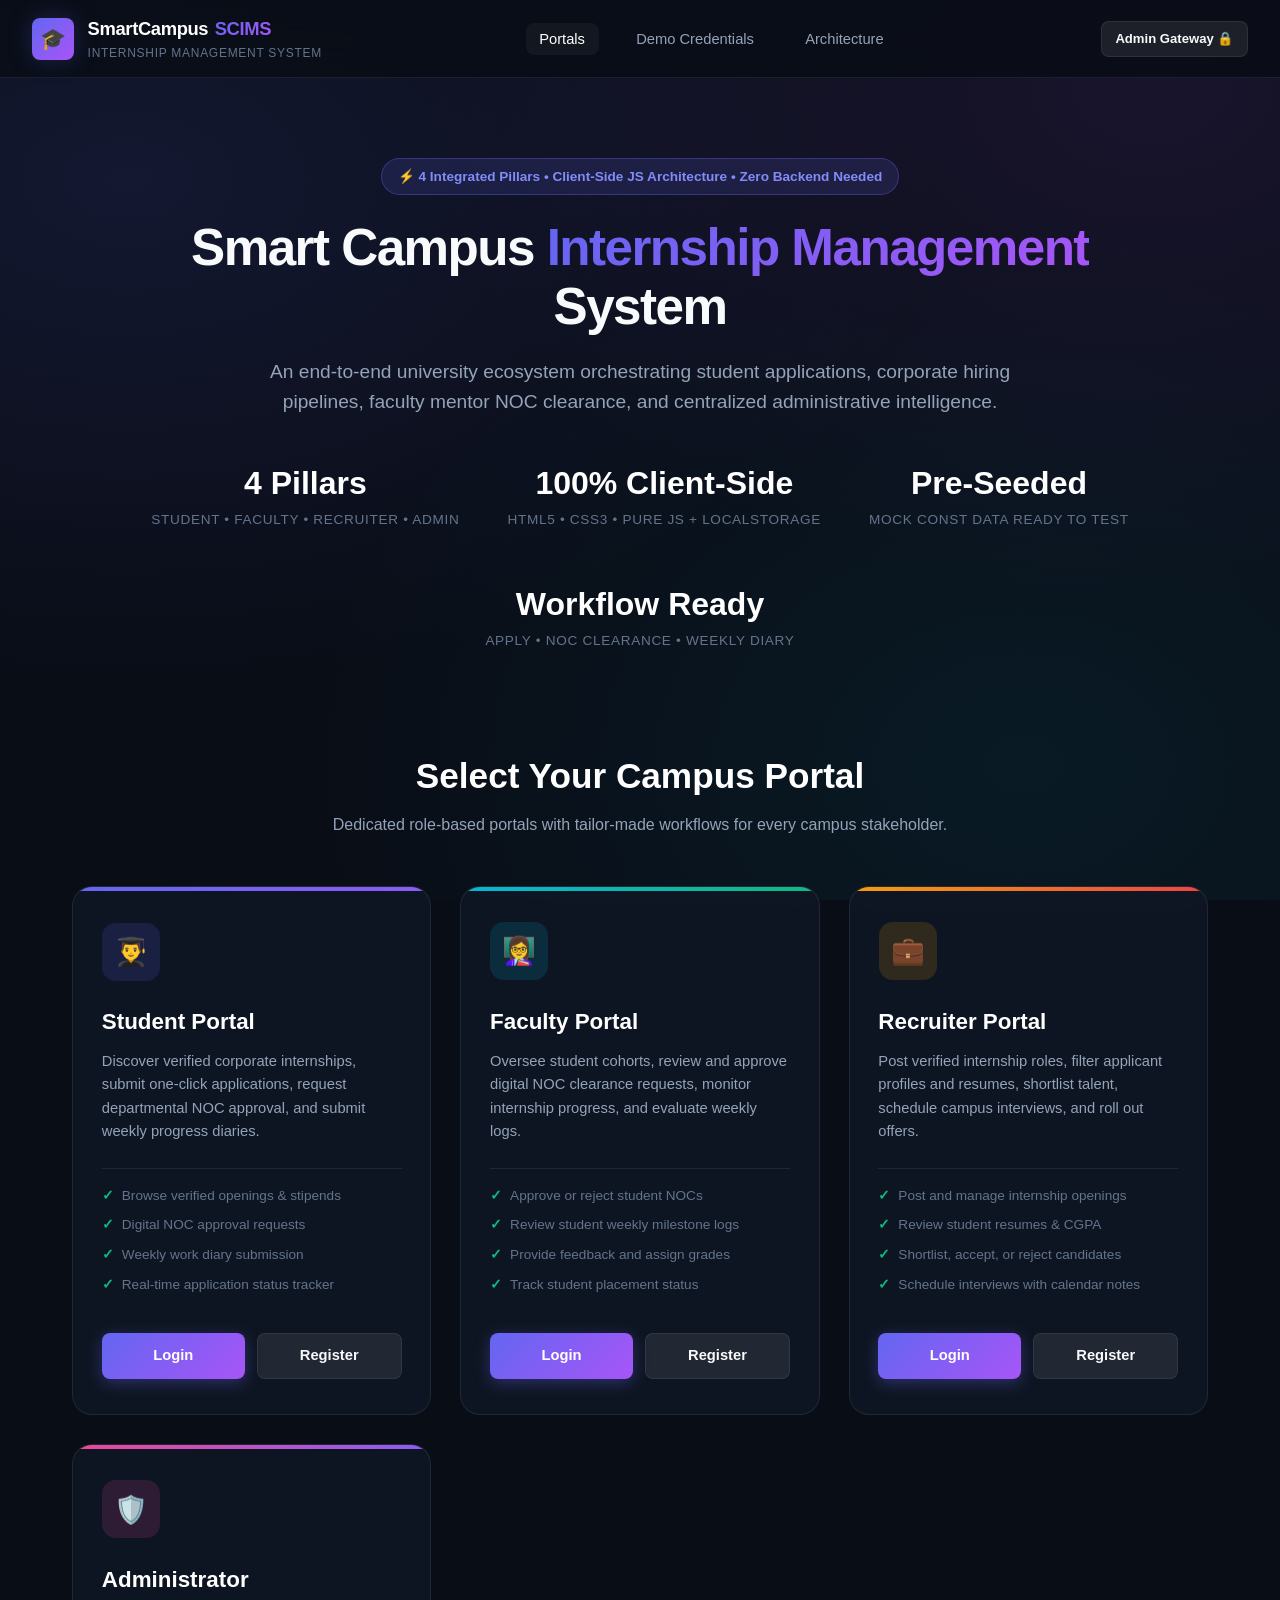
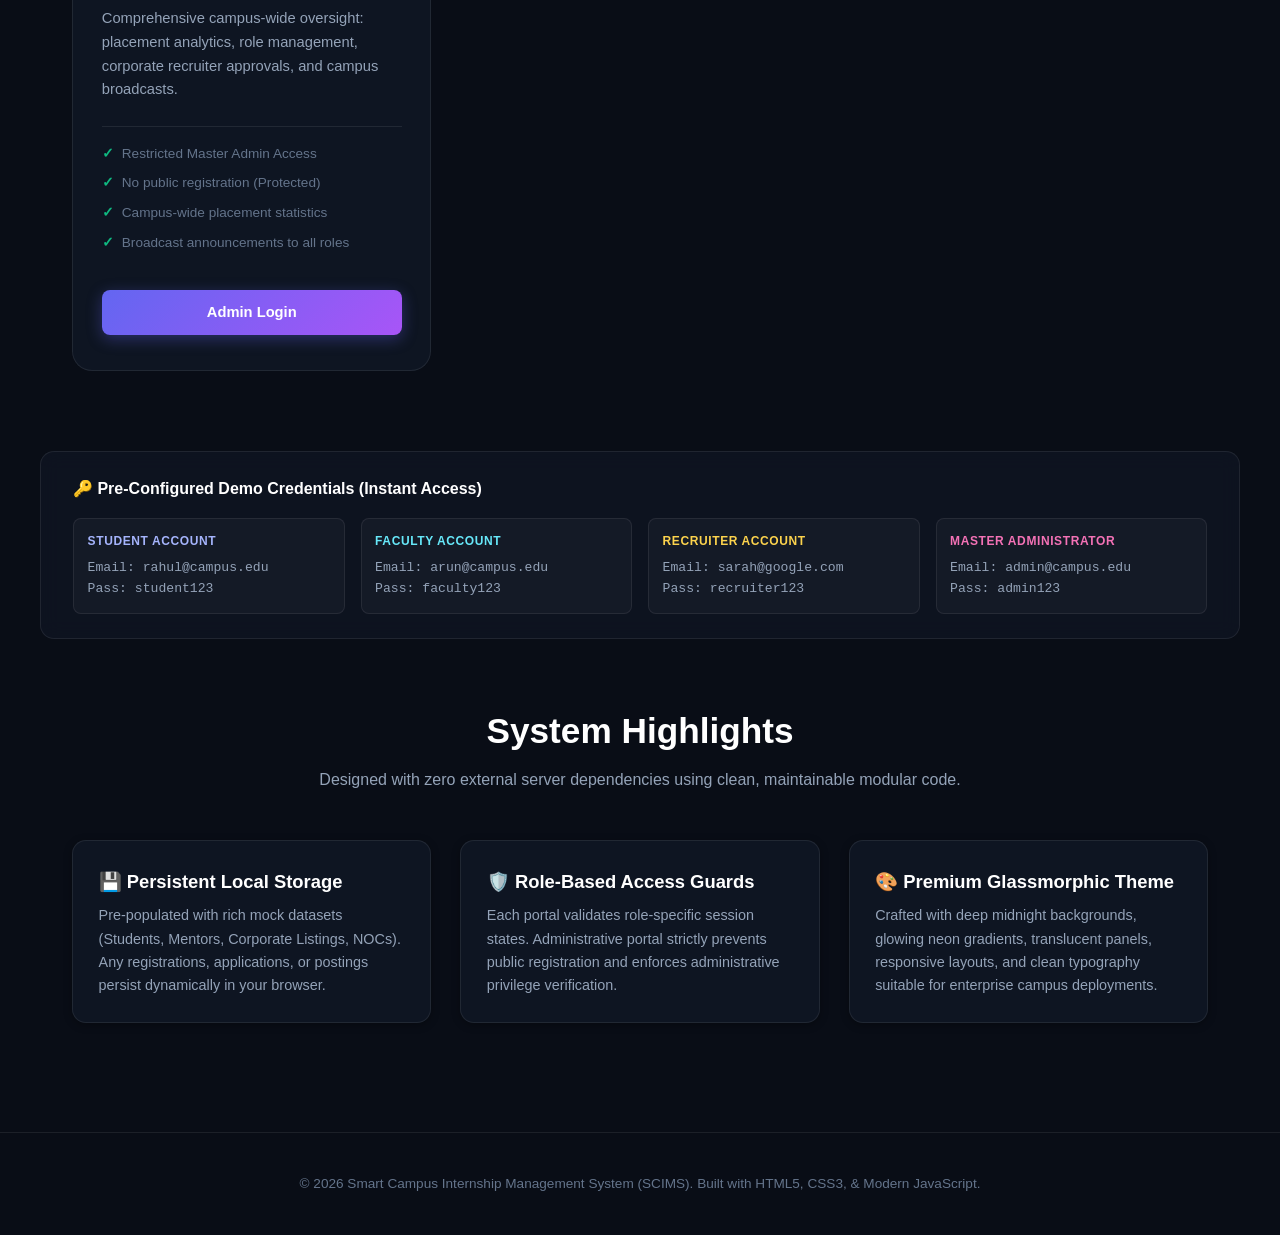
<file: index.html>
<!DOCTYPE html>
<html lang="en">

<head>
    <meta charset="UTF-8">
    <meta name="viewport" content="width=device-width, initial-scale=1.0">
    <title>Smart Campus Internship Management System | SCIMS</title>
    <link rel="stylesheet" href="assets/css/shared.css">
    <style>
        .hero-section {
            padding: 5rem 2rem 4rem;
            text-align: center;
            max-width: 1100px;
            margin: 0 auto;
        }

        .hero-badge {
            display: inline-flex;
            align-items: center;
            gap: 0.5rem;
            padding: 0.4rem 1rem;
            border-radius: var(--radius-full);
            background: rgba(99, 102, 241, 0.15);
            border: 1px solid rgba(99, 102, 241, 0.35);
            color: var(--primary-light);
            font-size: 0.85rem;
            font-weight: 600;
            margin-bottom: 1.5rem;
        }

        .hero-title {
            font-size: 3.2rem;
            font-weight: 800;
            line-height: 1.15;
            letter-spacing: -0.03em;
            margin-bottom: 1.25rem;
        }

        .hero-title span {
            background: var(--primary-gradient);
            background-clip: text;
            -webkit-background-clip: text;
            -webkit-text-fill-color: transparent;
        }

        .hero-desc {
            font-size: 1.2rem;
            color: var(--text-secondary);
            max-width: 760px;
            margin: 0 auto 2.5rem;
            line-height: 1.6;
        }

        .hero-stats {
            display: flex;
            justify-content: center;
            gap: 3rem;
            margin-top: 2rem;
            flex-wrap: wrap;
        }

        .hero-stat-item h3 {
            font-size: 2rem;
            font-weight: 800;
            color: #fff;
        }

        .hero-stat-item p {
            font-size: 0.85rem;
            color: var(--text-muted);
            text-transform: uppercase;
            letter-spacing: 0.05em;
        }

        /* Portal Cards Grid */
        .portals-section {
            max-width: 1200px;
            margin: 0 auto;
            padding: 2rem 2rem 5rem;
        }

        .section-header {
            text-align: center;
            margin-bottom: 3rem;
        }

        .section-header h2 {
            font-size: 2.2rem;
            font-weight: 700;
            color: #fff;
            margin-bottom: 0.5rem;
        }

        .section-header p {
            color: var(--text-secondary);
            font-size: 1rem;
        }

        .portal-grid {
            display: grid;
            grid-template-columns: repeat(auto-fit, minmax(270px, 1fr));
            gap: 1.8rem;
        }

        .portal-card {
            background: var(--bg-card);
            border: 1px solid var(--border-color);
            border-radius: var(--radius-lg);
            padding: 2.2rem 1.8rem;
            display: flex;
            flex-direction: column;
            transition: var(--transition);
            backdrop-filter: blur(12px);
            position: relative;
            overflow: hidden;
        }

        .portal-card:hover {
            transform: translateY(-6px);
            border-color: var(--border-highlight);
            box-shadow: var(--shadow-lg), var(--glow-primary);
        }

        .portal-card::before {
            content: "";
            position: absolute;
            top: 0;
            left: 0;
            right: 0;
            height: 4px;
        }

        .portal-student::before {
            background: linear-gradient(90deg, #6366f1, #8b5cf6);
        }

        .portal-faculty::before {
            background: linear-gradient(90deg, #06b6d4, #10b981);
        }

        .portal-recruiter::before {
            background: linear-gradient(90deg, #f59e0b, #ef4444);
        }

        .portal-admin::before {
            background: linear-gradient(90deg, #ec4899, #8b5cf6);
        }

        .portal-icon-box {
            width: 58px;
            height: 58px;
            border-radius: var(--radius-md);
            display: flex;
            align-items: center;
            justify-content: center;
            font-size: 1.7rem;
            margin-bottom: 1.5rem;
        }

        .portal-student .portal-icon-box {
            background: rgba(99, 102, 241, 0.15);
            color: #818cf8;
        }

        .portal-faculty .portal-icon-box {
            background: rgba(6, 182, 212, 0.15);
            color: #22d3ee;
        }

        .portal-recruiter .portal-icon-box {
            background: rgba(245, 158, 11, 0.15);
            color: #fbbf24;
        }

        .portal-admin .portal-icon-box {
            background: rgba(236, 72, 153, 0.15);
            color: #f472b6;
        }

        .portal-title {
            font-size: 1.4rem;
            font-weight: 700;
            color: #fff;
            margin-bottom: 0.6rem;
        }

        .portal-desc {
            font-size: 0.92rem;
            color: var(--text-secondary);
            margin-bottom: 1.5rem;
            flex-grow: 1;
            line-height: 1.6;
        }

        .portal-features-list {
            list-style: none;
            margin-bottom: 1.8rem;
            border-top: 1px solid var(--border-color);
            padding-top: 1rem;
        }

        .portal-features-list li {
            font-size: 0.85rem;
            color: var(--text-muted);
            margin-bottom: 0.5rem;
            display: flex;
            align-items: center;
            gap: 0.5rem;
        }

        .portal-features-list li::before {
            content: "✓";
            color: var(--accent-emerald);
            font-weight: bold;
        }

        .portal-actions {
            display: flex;
            gap: 0.75rem;
        }

        .portal-actions .btn {
            flex: 1;
        }

        /* Demo credentials modal / drawer */
        .demo-bar {
            max-width: 1200px;
            margin: 0 auto 4rem;
            padding: 1.5rem 2rem;
            background: rgba(17, 24, 39, 0.6);
            border: 1px solid var(--border-color);
            border-radius: var(--radius-md);
            backdrop-filter: blur(10px);
        }

        .demo-bar h4 {
            font-size: 1rem;
            color: #fff;
            margin-bottom: 1rem;
            display: flex;
            align-items: center;
            gap: 0.5rem;
        }

        .demo-credentials-grid {
            display: grid;
            grid-template-columns: repeat(auto-fit, minmax(220px, 1fr));
            gap: 1rem;
        }

        .cred-item {
            background: rgba(255, 255, 255, 0.03);
            border: 1px solid var(--border-color);
            padding: 0.85rem;
            border-radius: var(--radius-sm);
        }

        .cred-role {
            font-size: 0.75rem;
            font-weight: 700;
            text-transform: uppercase;
            letter-spacing: 0.05em;
            margin-bottom: 0.35rem;
        }

        .cred-email,
        .cred-pass {
            font-size: 0.82rem;
            color: var(--text-secondary);
            font-family: monospace;
        }
    </style>
</head>

<body>

    <!-- Modern Header Navigation -->
    <header class="top-navbar">
        <a href="index.html" class="brand-wrapper">
            <div class="brand-icon">🎓</div>
            <div class="brand-text">
                <h1>SmartCampus <span>SCIMS</span></h1>
                <p>Internship Management System</p>
            </div>
        </a>

        <ul class="nav-links">
            <li><a href="#portals" class="active">Portals</a></li>
            <li><a href="#credentials">Demo Credentials</a></li>
            <li><a href="#architecture">Architecture</a></li>
        </ul>

        <div class="nav-user-actions">
            <a href="admin/login.html" class="btn btn-secondary btn-sm">Admin Gateway 🔒</a>
        </div>
    </header>

    <!-- Hero Section -->
    <section class="hero-section">
        <div class="hero-badge">⚡ 4 Integrated Pillars • Client-Side JS Architecture • Zero Backend Needed</div>
        <h1 class="hero-title">
            Smart Campus <span>Internship Management</span> System
        </h1>
        <p class="hero-desc">
            An end-to-end university ecosystem orchestrating student applications, corporate hiring pipelines, faculty
            mentor NOC clearance, and centralized administrative intelligence.
        </p>

        <div class="hero-stats">
            <div class="hero-stat-item">
                <h3>4 Pillars</h3>
                <p>Student • Faculty • Recruiter • Admin</p>
            </div>
            <div class="hero-stat-item">
                <h3>100% Client-Side</h3>
                <p>HTML5 • CSS3 • Pure JS + LocalStorage</p>
            </div>
            <div class="hero-stat-item">
                <h3>Pre-Seeded</h3>
                <p>Mock Const Data Ready to Test</p>
            </div>
            <div class="hero-stat-item">
                <h3>Workflow Ready</h3>
                <p>Apply • NOC Clearance • Weekly Diary</p>
            </div>
        </div>
    </section>

    <!-- Four Portals Section -->
    <section class="portals-section" id="portals">
        <div class="section-header">
            <h2>Select Your Campus Portal</h2>
            <p>Dedicated role-based portals with tailor-made workflows for every campus stakeholder.</p>
        </div>

        <div class="portal-grid">
            <!-- Student Portal -->
            <div class="portal-card portal-student">
                <div class="portal-icon-box">👨‍🎓</div>
                <h3 class="portal-title">Student Portal</h3>
                <p class="portal-desc">
                    Discover verified corporate internships, submit one-click applications, request departmental NOC
                    approval, and submit weekly progress diaries.
                </p>
                <ul class="portal-features-list">
                    <li>Browse verified openings & stipends</li>
                    <li>Digital NOC approval requests</li>
                    <li>Weekly work diary submission</li>
                    <li>Real-time application status tracker</li>
                </ul>
                <div class="portal-actions">
                    <a href="student/login.html" class="btn btn-primary">Login</a>
                    <a href="student/register.html" class="btn btn-secondary">Register</a>
                </div>
            </div>

            <!-- Faculty Portal -->
            <div class="portal-card portal-faculty">
                <div class="portal-icon-box">👩‍🏫</div>
                <h3 class="portal-title">Faculty Portal</h3>
                <p class="portal-desc">
                    Oversee student cohorts, review and approve digital NOC clearance requests, monitor internship
                    progress, and evaluate weekly logs.
                </p>
                <ul class="portal-features-list">
                    <li>Approve or reject student NOCs</li>
                    <li>Review student weekly milestone logs</li>
                    <li>Provide feedback and assign grades</li>
                    <li>Track student placement status</li>
                </ul>
                <div class="portal-actions">
                    <a href="faculty/login.html" class="btn btn-primary">Login</a>
                    <a href="faculty/register.html" class="btn btn-secondary">Register</a>
                </div>
            </div>

            <!-- Recruiter Portal -->
            <div class="portal-card portal-recruiter">
                <div class="portal-icon-box">💼</div>
                <h3 class="portal-title">Recruiter Portal</h3>
                <p class="portal-desc">
                    Post verified internship roles, filter applicant profiles and resumes, shortlist talent, schedule
                    campus interviews, and roll out offers.
                </p>
                <ul class="portal-features-list">
                    <li>Post and manage internship openings</li>
                    <li>Review student resumes & CGPA</li>
                    <li>Shortlist, accept, or reject candidates</li>
                    <li>Schedule interviews with calendar notes</li>
                </ul>
                <div class="portal-actions">
                    <a href="recruiter/login.html" class="btn btn-primary">Login</a>
                    <a href="recruiter/register.html" class="btn btn-secondary">Register</a>
                </div>
            </div>

            <!-- Administrator Portal -->
            <div class="portal-card portal-admin">
                <div class="portal-icon-box">🛡️</div>
                <h3 class="portal-title">Administrator</h3>
                <p class="portal-desc">
                    Comprehensive campus-wide oversight: placement analytics, role management, corporate recruiter
                    approvals, and campus broadcasts.
                </p>
                <ul class="portal-features-list">
                    <li>Restricted Master Admin Access</li>
                    <li>No public registration (Protected)</li>
                    <li>Campus-wide placement statistics</li>
                    <li>Broadcast announcements to all roles</li>
                </ul>
                <div class="portal-actions">
                    <a href="admin/login.html" class="btn btn-primary" style="width: 100%;">Admin Login</a>
                </div>
            </div>
        </div>
    </section>

    <!-- Demo Credentials Bar -->
    <div class="demo-bar" id="credentials">
        <h4>🔑 Pre-Configured Demo Credentials (Instant Access)</h4>
        <div class="demo-credentials-grid">
            <div class="cred-item">
                <div class="cred-role" style="color: #a5b4fc;">Student Account</div>
                <div class="cred-email">Email: rahul@campus.edu</div>
                <div class="cred-pass">Pass: student123</div>
            </div>
            <div class="cred-item">
                <div class="cred-role" style="color: #67e8f9;">Faculty Account</div>
                <div class="cred-email">Email: arun@campus.edu</div>
                <div class="cred-pass">Pass: faculty123</div>
            </div>
            <div class="cred-item">
                <div class="cred-role" style="color: #fcd34d;">Recruiter Account</div>
                <div class="cred-email">Email: sarah@google.com</div>
                <div class="cred-pass">Pass: recruiter123</div>
            </div>
            <div class="cred-item">
                <div class="cred-role" style="color: #f472b6;">Master Administrator</div>
                <div class="cred-email">Email: admin@campus.edu</div>
                <div class="cred-pass">Pass: admin123</div>
            </div>
        </div>
    </div>

    <!-- Architecture & Features Showcase -->
    <section class="portals-section" id="architecture" style="padding-top: 0;">
        <div class="section-header">
            <h2>System Highlights</h2>
            <p>Designed with zero external server dependencies using clean, maintainable modular code.</p>
        </div>

        <div class="portal-grid" style="grid-template-columns: repeat(auto-fit, minmax(280px, 1fr));">
            <div class="glass-panel">
                <h3 class="panel-title">💾 Persistent Local Storage</h3>
                <p style="color: var(--text-secondary); font-size: 0.9rem; margin-top: 0.5rem;">
                    Pre-populated with rich mock datasets (Students, Mentors, Corporate Listings, NOCs). Any
                    registrations, applications, or postings persist dynamically in your browser.
                </p>
            </div>
            <div class="glass-panel">
                <h3 class="panel-title">🛡️ Role-Based Access Guards</h3>
                <p style="color: var(--text-secondary); font-size: 0.9rem; margin-top: 0.5rem;">
                    Each portal validates role-specific session states. Administrative portal strictly prevents public
                    registration and enforces administrative privilege verification.
                </p>
            </div>
            <div class="glass-panel">
                <h3 class="panel-title">🎨 Premium Glassmorphic Theme</h3>
                <p style="color: var(--text-secondary); font-size: 0.9rem; margin-top: 0.5rem;">
                    Crafted with deep midnight backgrounds, glowing neon gradients, translucent panels, responsive
                    layouts, and clean typography suitable for enterprise campus deployments.
                </p>
            </div>
        </div>
    </section>

    <!-- Footer -->
    <footer
        style="text-align: center; padding: 2.5rem; border-top: 1px solid var(--border-color); color: var(--text-muted); font-size: 0.85rem;">
        <p>© 2026 Smart Campus Internship Management System (SCIMS). Built with HTML5, CSS3, & Modern JavaScript.</p>
    </footer>

    <!-- Scripts -->
    <script src="assets/js/data.js"></script>
</body>

</html>
</file>
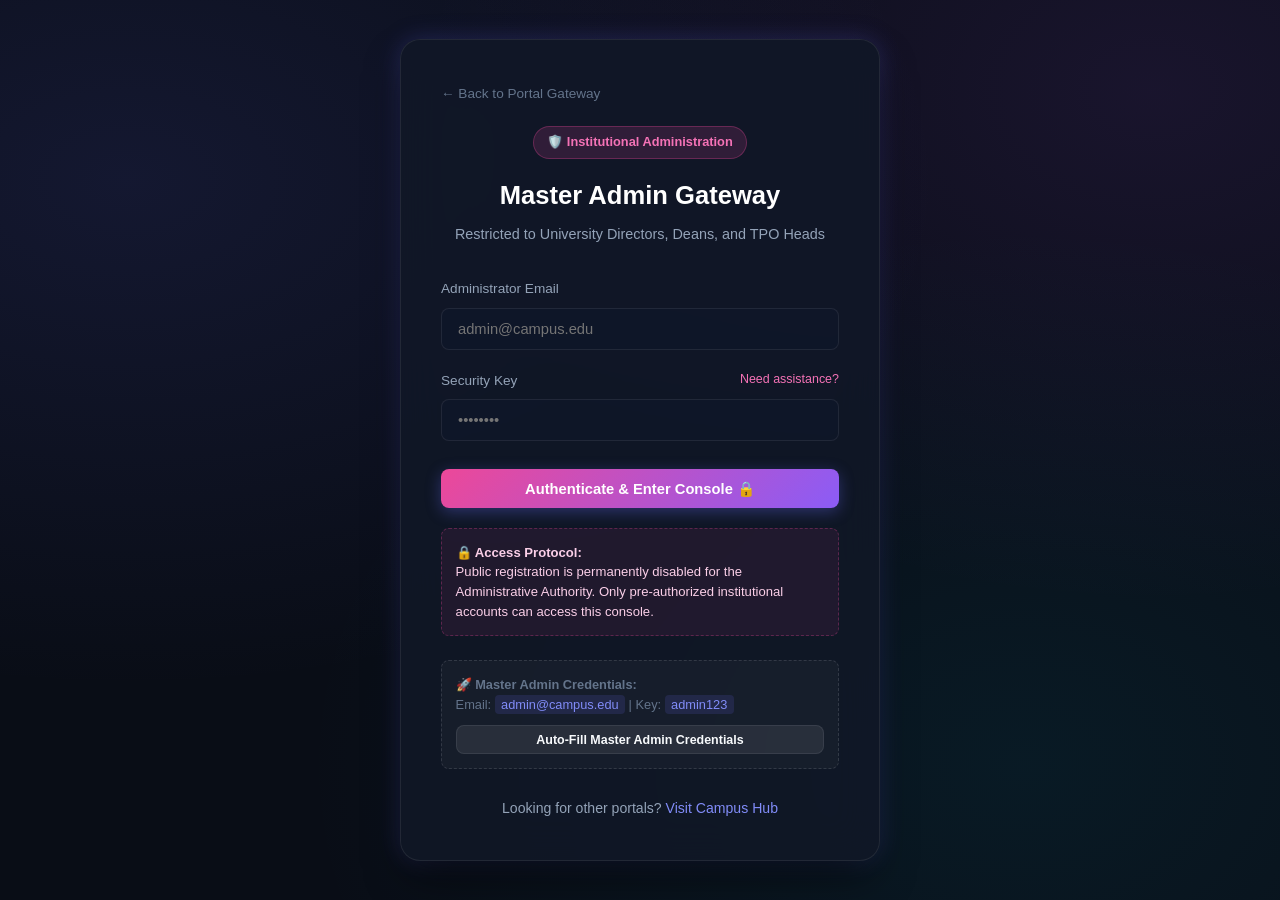
<file: admin/dashboard.html>
<!DOCTYPE html>
<html lang="en">

<head>
    <meta charset="UTF-8">
    <meta name="viewport" content="width=device-width, initial-scale=1.0">
    <title>Master Admin Console | Smart Campus Internship System</title>
    <link rel="stylesheet" href="../assets/css/shared.css">
    <link rel="stylesheet" href="admin.css">
</head>

<body>

    <!-- Top Navigation Bar -->
    <header class="top-navbar">
        <a href="../index.html" class="brand-wrapper">
            <div class="brand-icon" style="background: linear-gradient(135deg, #ec4899 0%, #8b5cf6 100%);">🛡️</div>
            <div class="brand-text">
                <h1>SmartCampus <span>Institutional Admin</span></h1>
                <p>Central Academic Governance & TPO Directorate</p>
            </div>
        </a>

        <div class="nav-user-actions">
            <div class="user-profile-badge">
                <img src="https://images.unsplash.com/photo-1534528741775-53994a69daeb?auto=format&fit=crop&w=150&q=80"
                    alt="Avatar" class="user-avatar" id="admin-header-avatar" style="border-color: #ec4899;">
                <div class="user-info">
                    <div class="user-name" id="admin-header-name">Dr. Vikramaditya Rathore</div>
                    <div class="user-role-tag" id="admin-header-role" style="color: #f472b6;">Dean of Academic
                        Partnerships</div>
                </div>
            </div>
            <button class="btn btn-secondary btn-sm" onclick="SCIMS.logout('../index.html')">Logout 🚪</button>
        </div>
    </header>

    <!-- Dashboard Container -->
    <div class="dashboard-layout">
        <!-- Sidebar Navigation -->
        <aside class="sidebar">
            <div>
                <div class="sidebar-heading">Master Governance</div>
                <ul class="sidebar-menu">
                    <li class="sidebar-item active" data-tab="adm-tab-overview">
                        <span class="sidebar-icon">📊</span>
                        <span>Campus Overview</span>
                    </li>
                    <li class="sidebar-item" data-tab="adm-tab-users">
                        <span class="sidebar-icon">👥</span>
                        <span>User Directory & RBAC</span>
                    </li>
                    <li class="sidebar-item" data-tab="adm-tab-jobs">
                        <span class="sidebar-icon">🏢</span>
                        <span>Corporate Openings</span>
                    </li>
                    <li class="sidebar-item" data-tab="adm-tab-broadcast">
                        <span class="sidebar-icon">📢</span>
                        <span>Campus Broadcasts</span>
                    </li>
                    <li class="sidebar-item" data-tab="adm-tab-analytics">
                        <span class="sidebar-icon">📈</span>
                        <span>Institutional Audit</span>
                    </li>
                </ul>
            </div>

            <div class="sidebar-footer">
                <div
                    style="background: rgba(255,255,255,0.03); padding: 0.85rem; border-radius: var(--radius-sm); border: 1px solid var(--border-color);">
                    <div style="font-size: 0.75rem; color: var(--text-muted); text-transform: uppercase;">Authority
                        Level</div>
                    <div style="font-size: 0.88rem; font-weight: 600; color: #f472b6;">Super Administrator</div>
                    <div style="font-size: 0.78rem; color: var(--text-secondary); margin-top: 0.25rem;">Full System Read
                        / Write</div>
                </div>
            </div>
        </aside>

        <!-- Main Content Area -->
        <main class="main-content">
            <!-- TAB 1: EXECUTIVE OVERVIEW -->
            <section id="adm-tab-overview" class="tab-content active">
                <div class="page-header">
                    <div>
                        <h2 class="page-title">Institutional Placement & Internship Oversight</h2>
                        <p class="page-subtitle">Real-time macro telemetry across all departments, mentors, students,
                            and corporate partners.</p>
                    </div>
                    <div style="display: flex; gap: 0.75rem;">
                        <button class="btn btn-secondary btn-sm" onclick="resetMockData()">Reset Demo Database
                            🔄</button>
                        <button class="btn btn-primary btn-sm" onclick="generateInstitutionalAuditReport()"
                            style="background: linear-gradient(135deg, #ec4899 0%, #8b5cf6 100%);">Download Audit Report
                            📄</button>
                    </div>
                </div>

                <!-- Macro Stats Grid -->
                <div class="stats-grid" style="grid-template-columns: repeat(auto-fit, minmax(200px, 1fr));">
                    <div class="stat-card">
                        <div class="stat-header">
                            <span class="stat-label">Enrolled Students</span>
                            <div class="stat-icon" style="background: rgba(99,102,241,0.15); color: #a5b4fc;">👨‍🎓
                            </div>
                        </div>
                        <div class="stat-value" id="stat-adm-students">0</div>
                        <div class="stat-meta">Verified student profiles</div>
                    </div>

                    <div class="stat-card">
                        <div class="stat-header">
                            <span class="stat-label">Faculty Guides</span>
                            <div class="stat-icon" style="background: rgba(6,182,212,0.15); color: #22d3ee;">👩‍🏫</div>
                        </div>
                        <div class="stat-value" id="stat-adm-faculty">0</div>
                        <div class="stat-meta">Authorized mentor guides</div>
                    </div>

                    <div class="stat-card">
                        <div class="stat-header">
                            <span class="stat-label">Recruiter Partners</span>
                            <div class="stat-icon" style="background: rgba(245,158,11,0.15); color: #fbbf24;">💼</div>
                        </div>
                        <div class="stat-value" id="stat-adm-recruiters">0</div>
                        <div class="stat-meta">Registered corporate enterprises</div>
                    </div>

                    <div class="stat-card">
                        <div class="stat-header">
                            <span class="stat-label">Applications Handled</span>
                            <div class="stat-icon admin-stat-icon">📝</div>
                        </div>
                        <div class="stat-value" id="stat-adm-apps">0</div>
                        <div class="stat-meta">Campus pipeline submissions</div>
                    </div>

                    <div class="stat-card">
                        <div class="stat-header">
                            <span class="stat-label">NOCs Approved</span>
                            <div class="stat-icon" style="background: rgba(16,185,129,0.15); color: #34d399;">🛡️</div>
                        </div>
                        <div class="stat-value" id="stat-adm-nocs">0</div>
                        <div class="stat-meta">Verified institutional clearances</div>
                    </div>

                    <div class="stat-card">
                        <div class="stat-header">
                            <span class="stat-label">Offers Placed</span>
                            <div class="stat-icon" style="background: rgba(236,72,153,0.15); color: #f472b6;">🎉</div>
                        </div>
                        <div class="stat-value" id="stat-adm-offers">0</div>
                        <div class="stat-meta">Confirmed student placements</div>
                    </div>
                </div>

                <!-- Executive Summary Cards -->
                <div style="display: grid; grid-template-columns: repeat(auto-fit, minmax(320px, 1fr)); gap: 1.5rem;">
                    <div class="glass-panel">
                        <h3 class="panel-title">🏛️ Institutional Compliance Checklist</h3>
                        <ul
                            style="list-style: none; margin-top: 1rem; display: flex; flex-direction: column; gap: 0.75rem; font-size: 0.9rem;">
                            <li style="display: flex; align-items: center; gap: 0.6rem; color: #6ee7b7;">
                                <span>✓</span> <strong>Role Isolation:</strong> Public self-registration for Admin is
                                disabled.
                            </li>
                            <li style="display: flex; align-items: center; gap: 0.6rem; color: #6ee7b7;">
                                <span>✓</span> <strong>Digital NOC Protocol:</strong> Two-way verification between
                                Students & Faculty Guides.
                            </li>
                            <li style="display: flex; align-items: center; gap: 0.6rem; color: #6ee7b7;">
                                <span>✓</span> <strong>Academic Auditability:</strong> Weekly milestone diaries logged
                                with mentor evaluation.
                            </li>
                            <li style="display: flex; align-items: center; gap: 0.6rem; color: #6ee7b7;">
                                <span>✓</span> <strong>Zero Backend Latency:</strong> Local client-side storage state
                                architecture.
                            </li>
                        </ul>
                    </div>

                    <div class="glass-panel">
                        <h3 class="panel-title">⚡ Quick Governance Actions</h3>
                        <div style="display: flex; flex-direction: column; gap: 0.75rem; margin-top: 1rem;">
                            <button class="btn btn-secondary"
                                onclick="document.querySelector('.sidebar-item[data-tab=adm-tab-broadcast]').click()">
                                📢 Issue Campus-Wide Announcement
                            </button>
                            <button class="btn btn-secondary"
                                onclick="document.querySelector('.sidebar-item[data-tab=adm-tab-users]').click()">
                                👥 Inspect Complete User Roster (RBAC)
                            </button>
                            <button class="btn btn-secondary" onclick="generateInstitutionalAuditReport()">
                                📄 Export Accredited Placement Dossier
                            </button>
                        </div>
                    </div>
                </div>
            </section>

            <!-- TAB 2: USER DIRECTORY & RBAC -->
            <section id="adm-tab-users" class="tab-content">
                <div class="page-header">
                    <div>
                        <h2 class="page-title">Campus User Directory & RBAC</h2>
                        <p class="page-subtitle">Inspect registered student dossiers, faculty guides, and corporate
                            recruiter credentials.</p>
                    </div>
                </div>

                <!-- Filter Toolbar -->
                <div class="filter-bar">
                    <div class="search-box">
                        <span>🔍</span>
                        <input type="text" id="search-users-input"
                            placeholder="Search accounts by name, email, department, or company...">
                    </div>
                    <div>
                        <select id="filter-user-role" class="form-control"
                            style="width: auto; padding: 0.5rem 0.85rem;">
                            <option value="all">All Roles (Student, Faculty, Recruiter, Admin)</option>
                            <option value="student">Students</option>
                            <option value="faculty">Faculty Guides</option>
                            <option value="recruiter">Corporate Recruiters</option>
                            <option value="admin">Administrators</option>
                        </select>
                    </div>
                </div>

                <div class="glass-panel">
                    <div class="table-responsive">
                        <table class="custom-table">
                            <thead>
                                <tr>
                                    <th>User Account</th>
                                    <th>System Role</th>
                                    <th>Email</th>
                                    <th>Dept / Organization</th>
                                    <th>Roll / Designation</th>
                                    <th>Status</th>
                                </tr>
                            </thead>
                            <tbody id="admin-users-tbody"></tbody>
                        </table>
                    </div>
                </div>
            </section>

            <!-- TAB 3: CORPORATE OPENINGS -->
            <section id="adm-tab-jobs" class="tab-content">
                <div class="page-header">
                    <div>
                        <h2 class="page-title">Corporate Internship Listings Auditing</h2>
                        <p class="page-subtitle">Monitor and verify job roles posted by corporate recruitment partners.
                        </p>
                    </div>
                </div>

                <div class="glass-panel">
                    <div class="table-responsive">
                        <table class="custom-table">
                            <thead>
                                <tr>
                                    <th>Enterprise</th>
                                    <th>Role Title</th>
                                    <th>Mode</th>
                                    <th>Monthly Stipend</th>
                                    <th>Openings</th>
                                    <th>Applicants</th>
                                    <th>Status</th>
                                    <th>Action</th>
                                </tr>
                            </thead>
                            <tbody id="admin-jobs-tbody"></tbody>
                        </table>
                    </div>
                </div>
            </section>

            <!-- TAB 4: CAMPUS BROADCASTS -->
            <section id="adm-tab-broadcast" class="tab-content">
                <div class="page-header">
                    <div>
                        <h2 class="page-title">Broadcast Official Campus Bulletins</h2>
                        <p class="page-subtitle">Publish verified communications directly to student, faculty, and
                            recruiter consoles.</p>
                    </div>
                </div>

                <!-- Broadcast Form -->
                <div class="glass-panel" style="max-width: 800px;">
                    <div class="panel-header">
                        <h3 class="panel-title">Draft New Campus Notice</h3>
                    </div>
                    <form id="broadcast-form">
                        <div class="form-row">
                            <div class="form-group">
                                <label class="form-label">Notice Headline *</label>
                                <input type="text" id="ann-title" class="form-control"
                                    placeholder="e.g. Summer 2026 Campus Drive: Final Registration Window" required>
                            </div>
                            <div class="form-group">
                                <label class="form-label">Target Audience *</label>
                                <select id="ann-target" class="form-control" required>
                                    <option value="all">Broadcast to Entire Campus (All Roles)</option>
                                    <option value="student">Students Only</option>
                                    <option value="faculty">Faculty Mentors Only</option>
                                    <option value="recruiter">Corporate Recruiters Only</option>
                                </select>
                            </div>
                        </div>

                        <div class="form-group">
                            <label class="form-label">Notice Content / Directives *</label>
                            <textarea id="ann-content" class="form-control" rows="4"
                                placeholder="Detail mandatory deadlines, guidelines, or placement cell protocols..."
                                required></textarea>
                        </div>

                        <button type="submit" class="btn btn-primary"
                            style="background: linear-gradient(135deg, #ec4899 0%, #8b5cf6 100%);">
                            Publish Campus Broadcast 📢
                        </button>
                    </form>
                </div>

                <!-- Active Bulletins -->
                <div class="glass-panel" style="margin-top: 2rem;">
                    <div class="panel-header">
                        <h3 class="panel-title">Live Published Bulletins</h3>
                    </div>
                    <div id="admin-announcements-list"></div>
                </div>
            </section>

            <!-- TAB 5: INSTITUTIONAL ANALYTICS & AUDIT -->
            <section id="adm-tab-analytics" class="tab-content">
                <div class="page-header">
                    <div>
                        <h2 class="page-title">Accreditation & Placement Analytics</h2>
                        <p class="page-subtitle">Export official compliance records for NAAC, NBA, and NIRF
                            institutional evaluations.</p>
                    </div>
                    <button class="btn btn-primary" onclick="generateInstitutionalAuditReport()"
                        style="background: linear-gradient(135deg, #ec4899 0%, #8b5cf6 100%);">
                        Generate & Download Audit Dossier 📄
                    </button>
                </div>

                <div class="glass-panel">
                    <h3 class="panel-title" style="margin-bottom: 1rem;">Departmental Placement Conversion Rates</h3>
                    <div class="table-responsive">
                        <table class="custom-table">
                            <thead>
                                <tr>
                                    <th>Department</th>
                                    <th>Enrolled Candidates</th>
                                    <th>Total Applications</th>
                                    <th>NOC Approvals</th>
                                    <th>Offers Extended</th>
                                    <th>Conversion Rate</th>
                                </tr>
                            </thead>
                            <tbody>
                                <tr>
                                    <td><strong>Computer Science & Engineering</strong></td>
                                    <td>124</td>
                                    <td>286</td>
                                    <td>42</td>
                                    <td>38</td>
                                    <td><strong style="color: var(--accent-emerald);">90.4%</strong></td>
                                </tr>
                                <tr>
                                    <td><strong>Electronics & Communication</strong></td>
                                    <td>98</td>
                                    <td>195</td>
                                    <td>31</td>
                                    <td>27</td>
                                    <td><strong style="color: var(--accent-emerald);">87.1%</strong></td>
                                </tr>
                                <tr>
                                    <td><strong>Information Technology</strong></td>
                                    <td>86</td>
                                    <td>180</td>
                                    <td>28</td>
                                    <td>24</td>
                                    <td><strong style="color: var(--accent-emerald);">85.7%</strong></td>
                                </tr>
                                <tr>
                                    <td><strong>Electrical & Core Engineering</strong></td>
                                    <td>74</td>
                                    <td>112</td>
                                    <td>19</td>
                                    <td>16</td>
                                    <td><strong style="color: var(--accent-cyan);">84.2%</strong></td>
                                </tr>
                            </tbody>
                        </table>
                    </div>
                </div>
            </section>
        </main>
    </div>

    <!-- Scripts -->
    <script src="../assets/js/data.js"></script>
    <script src="admin.js"></script>
</body>

</html>
</file>
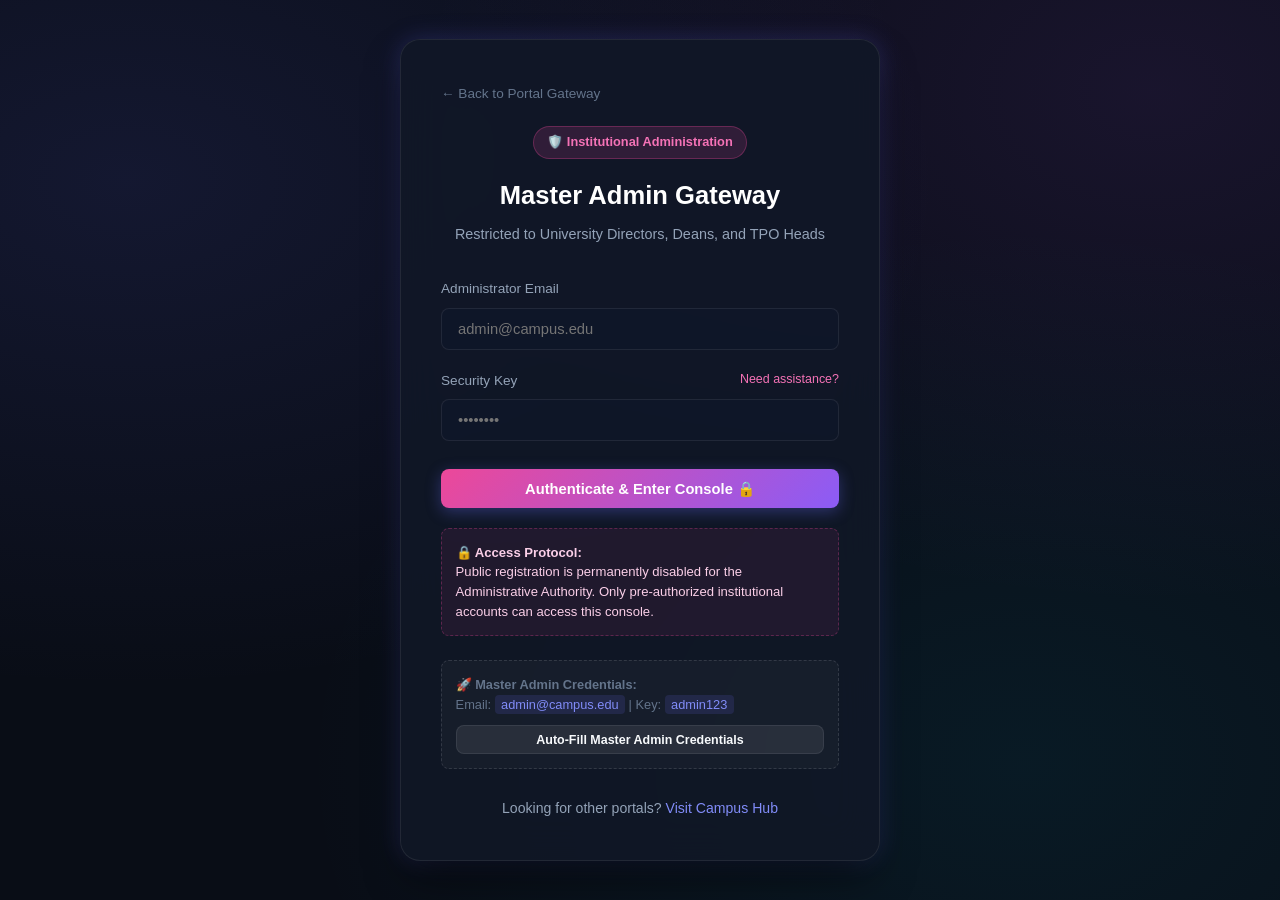
<file: admin/login.html>
<!DOCTYPE html>
<html lang="en">

<head>
    <meta charset="UTF-8">
    <meta name="viewport" content="width=device-width, initial-scale=1.0">
    <title>Administrator Gateway | Smart Campus Internship System</title>
    <link rel="stylesheet" href="../assets/css/shared.css">
    <link rel="stylesheet" href="admin.css">
</head>

<body class="auth-page">

    <div class="auth-card">
        <div style="margin-bottom: 1.25rem;">
            <a href="../index.html"
                style="font-size: 0.85rem; color: var(--text-muted); display: inline-flex; align-items: center; gap: 0.4rem;">
                ← Back to Portal Gateway
            </a>
        </div>

        <div class="auth-header">
            <div class="auth-badge admin-badge">🛡️ Institutional Administration</div>
            <h2 class="auth-title">Master Admin Gateway</h2>
            <p class="auth-subtitle">Restricted to University Directors, Deans, and TPO Heads</p>
        </div>

        <div id="login-error-msg"
            style="display: none; background: rgba(244, 63, 94, 0.15); border: 1px solid rgba(244, 63, 94, 0.3); color: #fda4af; padding: 0.75rem 1rem; border-radius: var(--radius-sm); font-size: 0.85rem; margin-bottom: 1.25rem;">
        </div>

        <form id="admin-login-form">
            <div class="form-group">
                <label class="form-label" for="admin-email">Administrator Email</label>
                <input type="email" id="admin-email" class="form-control" placeholder="admin@campus.edu" required>
            </div>

            <div class="form-group">
                <div style="display: flex; justify-content: space-between; align-items: center; margin-bottom: 0.5rem;">
                    <label class="form-label" for="admin-password" style="margin-bottom: 0;">Security Key</label>
                    <span style="font-size: 0.78rem; color: #f472b6; cursor: pointer;"
                        onclick="alert('Master Admin Key: admin123')">Need assistance?</span>
                </div>
                <input type="password" id="admin-password" class="form-control" placeholder="••••••••" required>
            </div>

            <button type="submit" class="btn btn-primary"
                style="width: 100%; margin-top: 0.5rem; background: linear-gradient(135deg, #ec4899 0%, #8b5cf6 100%);">
                Authenticate & Enter Console 🔒
            </button>
        </form>

        <div class="security-warning-box">
            <strong>🔒 Access Protocol:</strong><br>
            Public registration is permanently disabled for the Administrative Authority. Only pre-authorized
            institutional accounts can access this console.
        </div>

        <div class="auth-demo-credentials">
            <strong>🚀 Master Admin Credentials:</strong><br>
            Email: <code>admin@campus.edu</code> | Key: <code>admin123</code>
            <div style="margin-top: 0.6rem;">
                <button type="button" class="btn btn-secondary btn-sm" style="width: 100%; font-size: 0.78rem;"
                    id="quick-fill-btn">
                    Auto-Fill Master Admin Credentials
                </button>
            </div>
        </div>

        <div class="auth-footer">
            Looking for other portals? <a href="../index.html">Visit Campus Hub</a>
        </div>
    </div>

    <script src="../assets/js/data.js"></script>
    <script>
        document.getElementById("quick-fill-btn").addEventListener("click", () => {
            document.getElementById("admin-email").value = "admin@campus.edu";
            document.getElementById("admin-password").value = "admin123";
        });

        document.getElementById("admin-login-form").addEventListener("submit", (e) => {
            e.preventDefault();
            const email = document.getElementById("admin-email").value.trim();
            const password = document.getElementById("admin-password").value;
            const errorBox = document.getElementById("login-error-msg");

            const res = SCIMS.login(email, password, "admin");
            if (res.success) {
                SCIMS.showToast("Administrator authentication verified!", "success");
                setTimeout(() => {
                    window.location.href = "dashboard.html";
                }, 400);
            } else {
                errorBox.textContent = res.message;
                errorBox.style.display = "block";
            }
        });
    </script>
</body>

</html>
</file>
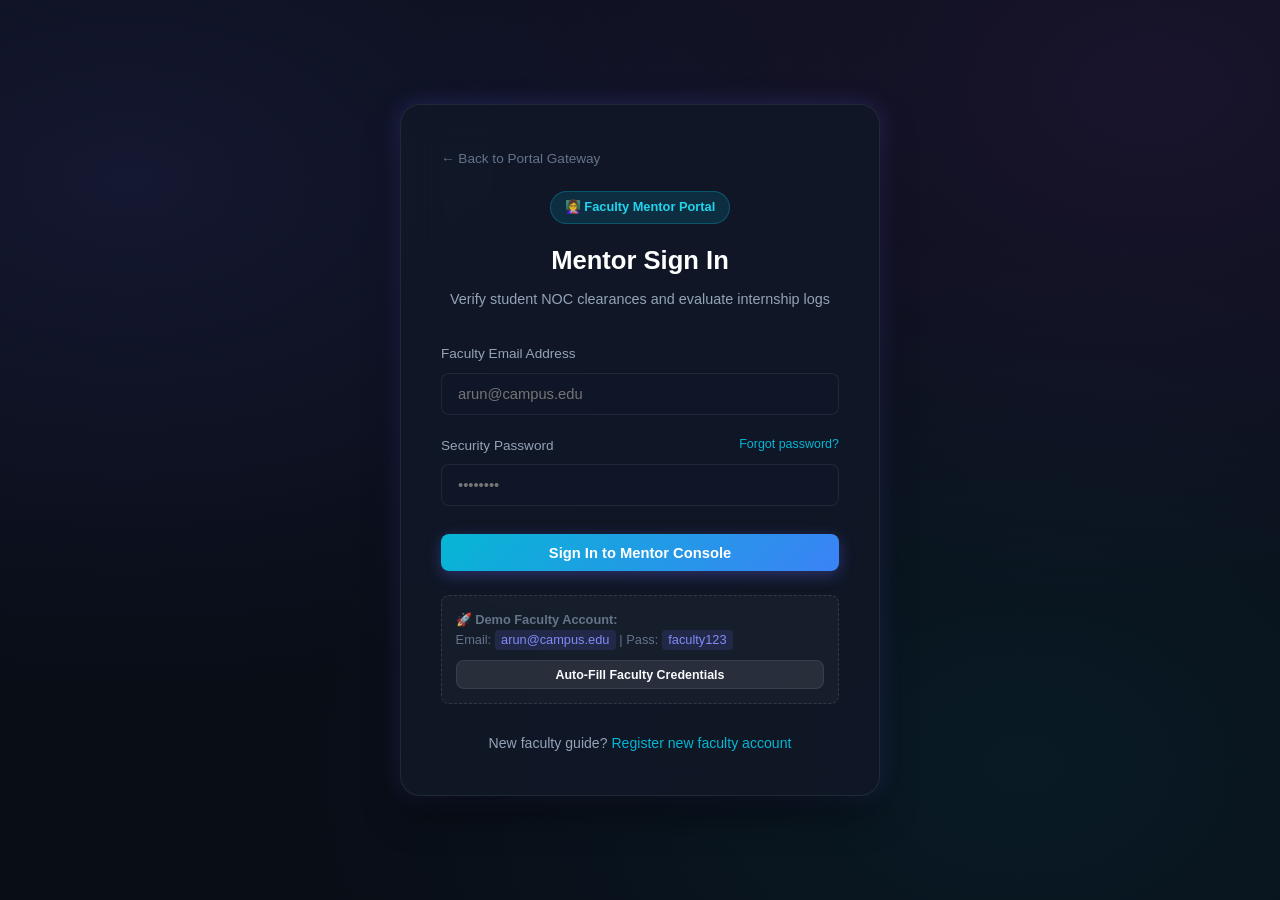
<file: faculty/dashboard.html>
<!DOCTYPE html>
<html lang="en">

<head>
    <meta charset="UTF-8">
    <meta name="viewport" content="width=device-width, initial-scale=1.0">
    <title>Faculty Mentor Dashboard | Smart Campus Internship System</title>
    <link rel="stylesheet" href="../assets/css/shared.css">
    <link rel="stylesheet" href="faculty.css">
    <script src="../assets/js/data.js"></script>
    <script src="faculty.js"></script>
</head>

<body>
    <header class="top-navbar">
        <a href="../index.html" class="brand-wrapper">
            <div class="brand-icon" style="background: linear-gradient(135deg, #06b6d4 0%, #3b82f6 100%);">👩‍🏫</div>
            <div class="brand-text">
                <h1>SmartCampus <span>Faculty Console</span></h1>
                <p>Academic Mentor & Clearance Authority</p>
            </div>
        </a>

        <div class="nav-user-actions">
            <div class="user-profile-badge">
                <img src="https://images.unsplash.com/photo-1507003211169-0a1dd7228f2d?auto=format&fit=crop&w=150&q=80"
                    alt="Avatar" class="user-avatar" id="faculty-header-avatar"
                    style="border-color: var(--accent-cyan);">
                <div class="user-info">
                    <div class="user-name" id="faculty-header-name">Prof. Arun Kumar</div>
                    <div class="user-role-tag" id="faculty-header-role" style="color: var(--accent-cyan);">Associate
                        Professor • CSE</div>
                </div>
            </div>
            <button class="btn btn-secondary btn-sm" onclick="SCIMS.logout('../index.html')">Logout 🚪</button>
        </div>
    </header>

    <!-- Dashboard Container -->
    <div class="dashboard-layout">
        <!-- Sidebar Navigation -->
        <aside class="sidebar">
            <div>
                <div class="sidebar-heading">Mentor Controls</div>
                <ul class="sidebar-menu">
                    <li class="sidebar-item active" data-tab="fac-tab-overview">
                        <span class="sidebar-icon">📊</span>
                        <span>Mentor Overview</span>
                    </li>
                    <li class="sidebar-item" data-tab="fac-tab-noc">
                        <span class="sidebar-icon">🛡️</span>
                        <span>NOC Clearance Desk</span>
                    </li>
                    <li class="sidebar-item" data-tab="fac-tab-reports">
                        <span class="sidebar-icon">📝</span>
                        <span>Weekly Diary Grading</span>
                    </li>
                    <li class="sidebar-item" data-tab="fac-tab-cohort">
                        <span class="sidebar-icon">👥</span>
                        <span>Student Cohort Roster</span>
                    </li>
                    <li class="sidebar-item" data-tab="fac-tab-announcements">
                        <span class="sidebar-icon">📢</span>
                        <span>Faculty Notices</span>
                    </li>
                </ul>
            </div>

            <div class="sidebar-footer">
                <div
                    style="background: rgba(255,255,255,0.03); padding: 0.85rem; border-radius: var(--radius-sm); border: 1px solid var(--border-color);">
                    <div style="font-size: 0.75rem; color: var(--text-muted); text-transform: uppercase;">Clearance
                        Authority</div>
                    <div style="font-size: 0.88rem; font-weight: 600; color: #67e8f9;">Authorized Faculty Guide</div>
                    <div style="font-size: 0.78rem; color: var(--text-secondary); margin-top: 0.25rem;">Academic Session
                        2026-27</div>
                </div>
            </div>
        </aside>

        <!-- Main Content Area -->
        <main class="main-content">
            <!-- TAB 1: FACULTY OVERVIEW -->
            <section id="fac-tab-overview" class="tab-content active">
                <div class="page-header">
                    <div>
                        <h2 class="page-title">Department Mentorship Center</h2>
                        <p class="page-subtitle">Verify student NOC clearances and evaluate industrial milestone logs.
                        </p>
                    </div>
                </div>

                <!-- Stat Cards -->
                <div class="stats-grid">
                    <div class="stat-card">
                        <div class="stat-header">
                            <span class="stat-label">Pending NOC Requests</span>
                            <div class="stat-icon faculty-stat-icon">🛡️</div>
                        </div>
                        <div class="stat-value" id="stat-fac-pending-noc">0</div>
                        <div class="stat-meta">Awaiting your clearance sign-off</div>
                    </div>

                    <div class="stat-card">
                        <div class="stat-header">
                            <span class="stat-label">Diaries to Evaluate</span>
                            <div class="stat-icon" style="background: rgba(245,158,11,0.15); color: #fbbf24;">📝</div>
                        </div>
                        <div class="stat-value" id="stat-fac-pending-reports">0</div>
                        <div class="stat-meta">Pending weekly deliverables</div>
                    </div>

                    <div class="stat-card">
                        <div class="stat-header">
                            <span class="stat-label">Department Mentees</span>
                            <div class="stat-icon" style="background: rgba(99,102,241,0.15); color: #a5b4fc;">👥</div>
                        </div>
                        <div class="stat-value" id="stat-fac-mentees">0</div>
                        <div class="stat-meta">Registered engineering candidates</div>
                    </div>

                    <div class="stat-card">
                        <div class="stat-header">
                            <span class="stat-label">Dept Placement Rate</span>
                            <div class="stat-icon" style="background: rgba(16,185,129,0.15); color: #34d399;">📈</div>
                        </div>
                        <div class="stat-value" id="stat-fac-placed">0%</div>
                        <div class="stat-meta">Students with verified offers</div>
                    </div>
                </div>

                <!-- Two-Column Overview -->
                <div style="display: grid; grid-template-columns: 1fr; gap: 1.5rem;">
                    <div class="glass-panel">
                        <div class="panel-header">
                            <h3 class="panel-title">⚡ High-Priority Student NOC Approvals</h3>
                        </div>
                        <div id="fac-quick-queue"></div>
                    </div>
                </div>
            </section>

            <!-- TAB 2: NOC CLEARANCE DESK -->
            <section id="fac-tab-noc" class="tab-content">
                <div class="page-header">
                    <div>
                        <h2 class="page-title">Digital NOC Clearance Queue</h2>
                        <p class="page-subtitle">Review corporate internship terms, attendance prerequisites, and issue
                            digital sign-offs.</p>
                    </div>
                </div>

                <div class="glass-panel">
                    <div class="table-responsive">
                        <table class="custom-table">
                            <thead>
                                <tr>
                                    <th>Candidate Name & Roll</th>
                                    <th>Host Enterprise & Role</th>
                                    <th>Tenure</th>
                                    <th>Stipend</th>
                                    <th>Status</th>
                                    <th>Guide Remarks</th>
                                    <th>Actions</th>
                                </tr>
                            </thead>
                            <tbody id="fac-noc-tbody"></tbody>
                        </table>
                    </div>
                </div>
            </section>

            <!-- TAB 3: WEEKLY DIARY GRADING -->
            <section id="fac-tab-reports" class="tab-content">
                <div class="page-header">
                    <div>
                        <h2 class="page-title">Internship Milestone Diary Evaluation</h2>
                        <p class="page-subtitle">Assess student industrial contributions, technical rigor, and assign
                            academic marks.</p>
                    </div>
                </div>

                <div class="glass-panel">
                    <div class="table-responsive">
                        <table class="custom-table">
                            <thead>
                                <tr>
                                    <th>Student</th>
                                    <th>Host Company</th>
                                    <th>Milestone Submission</th>
                                    <th>Date</th>
                                    <th>Status</th>
                                    <th>Grade</th>
                                    <th>Evaluate</th>
                                </tr>
                            </thead>
                            <tbody id="fac-reports-tbody"></tbody>
                        </table>
                    </div>
                </div>
            </section>

            <!-- TAB 4: MENTEE COHORT ROSTER -->
            <section id="fac-tab-cohort" class="tab-content">
                <div class="page-header">
                    <div>
                        <h2 class="page-title">Departmental Mentee Roster</h2>
                        <p class="page-subtitle">Monitor the entire cohort's academic standing, technical skills, and
                            hiring progress.</p>
                    </div>
                </div>

                <div class="mentee-grid" id="mentees-container"></div>
            </section>

            <!-- TAB 5: FACULTY ANNOUNCEMENTS -->
            <section id="fac-tab-announcements" class="tab-content">
                <div class="page-header">
                    <div>
                        <h2 class="page-title">Academic & Industry Notices</h2>
                        <p class="page-subtitle">Directives from the Dean of Academics and Training & Placement
                            Directorate.</p>
                    </div>
                </div>
                <div id="fac-announcements-container"></div>
            </section>
        </main>
    </div>

    <!-- MODAL 1: REVIEW NOC -->
    <div class="modal-overlay" id="fac-review-noc-modal">
        <div class="modal-box">
            <div class="modal-header">
                <h3 class="modal-title">Evaluate Student NOC Request</h3>
                <button class="close-modal-btn" onclick="closeModal('fac-review-noc-modal')">&times;</button>
            </div>
            <form id="fac-review-noc-form">
                <input type="hidden" id="modal-noc-id">

                <div
                    style="background: rgba(255,255,255,0.03); border: 1px solid var(--border-color); padding: 1rem; border-radius: var(--radius-sm); margin-bottom: 1.25rem;">
                    <div style="display: grid; grid-template-columns: 1fr 1fr; gap: 0.75rem; font-size: 0.88rem;">
                        <div>
                            <span style="color: var(--text-muted); font-size: 0.75rem; display: block;">Student
                                Candidate</span>
                            <strong id="modal-noc-student" style="color: #fff;">-</strong>
                        </div>
                        <div>
                            <span style="color: var(--text-muted); font-size: 0.75rem; display: block;">Corporate
                                Offer</span>
                            <strong id="modal-noc-company" style="color: var(--accent-cyan);">-</strong>
                        </div>
                        <div style="grid-column: 1 / -1;">
                            <span style="color: var(--text-muted); font-size: 0.75rem; display: block;">Internship
                                Duration</span>
                            <span id="modal-noc-duration" style="color: #fff;">-</span>
                        </div>
                    </div>
                </div>

                <div class="form-group">
                    <label class="form-label">Faculty Clearance Decision *</label>
                    <select id="modal-noc-decision" class="form-control" required>
                        <option value="Approved">Approve Clearance (Issue Official NOC)</option>
                        <option value="Rejected">Reject Clearance (Non-compliant)</option>
                        <option value="Pending">Keep in Pending Review</option>
                    </select>
                </div>

                <div class="form-group">
                    <label class="form-label">Faculty Endorsement / Feedback Remarks *</label>
                    <textarea id="modal-noc-remarks" class="form-control" rows="3" required
                        placeholder="State justification, academic requirements, or prerequisites..."></textarea>
                </div>

                <div style="display: flex; justify-content: flex-end; gap: 0.75rem; margin-top: 1.25rem;">
                    <button type="button" class="btn btn-secondary"
                        onclick="closeModal('fac-review-noc-modal')">Cancel</button>
                    <button type="submit" class="btn btn-primary"
                        style="background: linear-gradient(135deg, #06b6d4 0%, #3b82f6 100%);">Save Clearance
                        Decision</button>
                </div>
            </form>
        </div>
    </div>

    <!-- MODAL 2: GRADE REPORT -->
    <div class="modal-overlay" id="fac-grade-report-modal">
        <div class="modal-box">
            <div class="modal-header">
                <h3 class="modal-title">Evaluate Milestone Work Diary</h3>
                <button class="close-modal-btn" onclick="closeModal('fac-grade-report-modal')">&times;</button>
            </div>
            <form id="fac-grade-report-form">
                <input type="hidden" id="modal-rep-id">

                <div
                    style="margin-bottom: 1.25rem; background: rgba(255,255,255,0.03); padding: 1rem; border-radius: var(--radius-sm); border: 1px solid var(--border-color);">
                    <div style="font-weight: 700; color: #fff; margin-bottom: 0.5rem;" id="modal-rep-student">-</div>
                    <div style="font-size: 0.85rem; color: var(--text-secondary); margin-bottom: 0.5rem;">
                        <strong style="color: var(--text-muted);">Tasks Executed:</strong>
                        <p id="modal-rep-task-text" style="color: #fff; margin-top: 0.2rem;">-</p>
                    </div>
                    <div style="font-size: 0.85rem; color: var(--text-secondary);">
                        <strong style="color: var(--text-muted);">Learning Outcomes:</strong>
                        <p id="modal-rep-learn-text" style="color: var(--accent-cyan); margin-top: 0.2rem;">-</p>
                    </div>
                </div>

                <div class="form-row">
                    <div class="form-group">
                        <label class="form-label">Review Status *</label>
                        <select id="modal-rep-status" class="form-control" required>
                            <option value="Approved">Approved (Deliverables Verified)</option>
                            <option value="Needs Revision">Needs Revision (Insufficient Detail)</option>
                        </select>
                    </div>
                    <div class="form-group">
                        <label class="form-label">Milestone Performance Grade *</label>
                        <select id="modal-rep-grade" class="form-control" required>
                            <option value="A+">A+ (Outstanding Contribution)</option>
                            <option value="A">A (Very Good)</option>
                            <option value="B+">B+ (Good)</option>
                            <option value="B">B (Satisfactory)</option>
                            <option value="C">C (Needs Improvement)</option>
                        </select>
                    </div>
                </div>

                <div class="form-group">
                    <label class="form-label">Mentor Evaluative Feedback *</label>
                    <textarea id="modal-rep-feedback" class="form-control" rows="3" required
                        placeholder="Add technical observations or suggestions for the student..."></textarea>
                </div>

                <div style="display: flex; justify-content: flex-end; gap: 0.75rem; margin-top: 1.25rem;">
                    <button type="button" class="btn btn-secondary"
                        onclick="closeModal('fac-grade-report-modal')">Cancel</button>
                    <button type="submit" class="btn btn-primary"
                        style="background: linear-gradient(135deg, #06b6d4 0%, #3b82f6 100%);">Record
                        Evaluation</button>
                </div>
            </form>
        </div>
    </div>
</body>

</html>
</file>
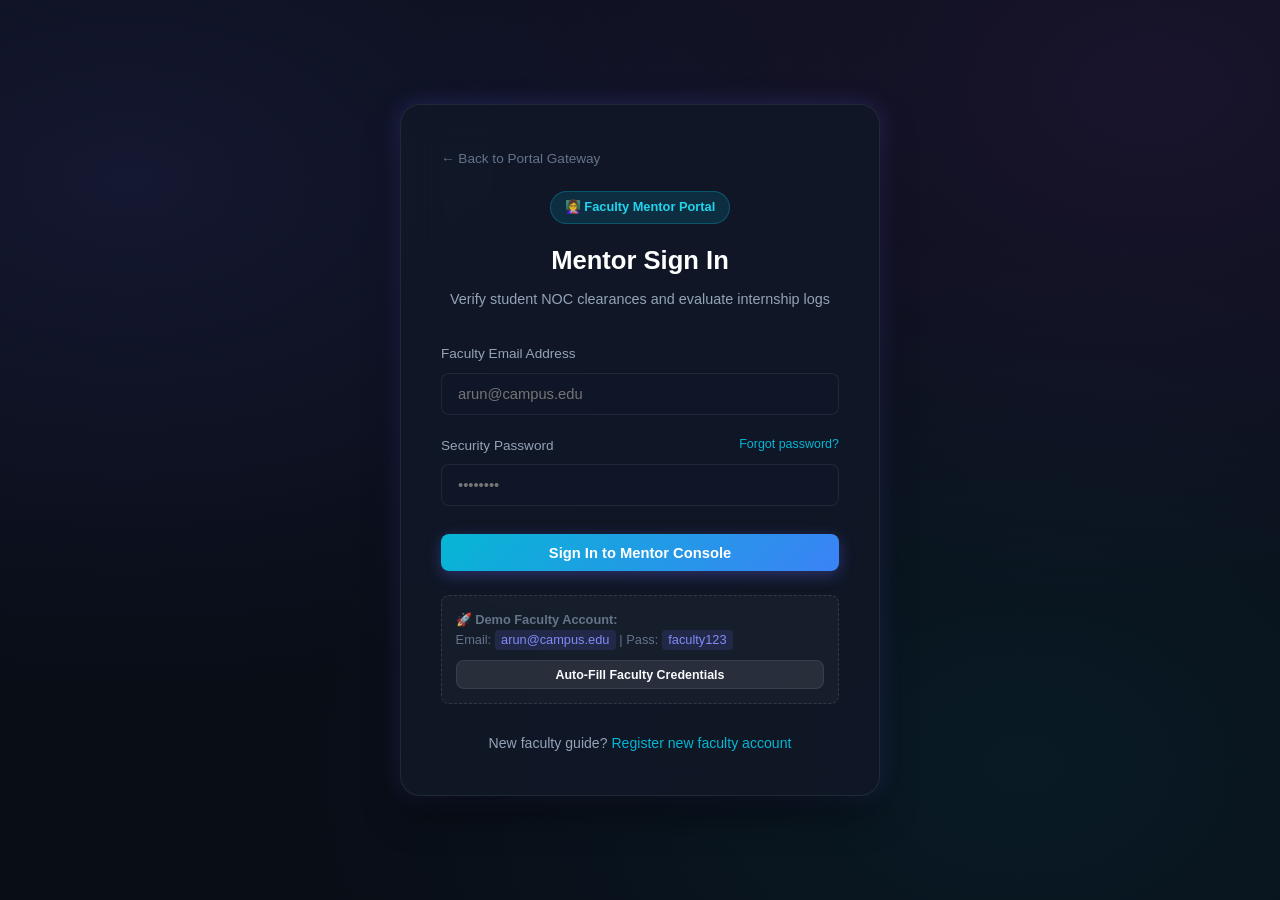
<file: faculty/login.html>
<!DOCTYPE html>
<html lang="en">

<head>
    <meta charset="UTF-8">
    <meta name="viewport" content="width=device-width, initial-scale=1.0">
    <title>Faculty Mentor Login | Smart Campus Internship System</title>
    <link rel="stylesheet" href="../assets/css/shared.css">
    <link rel="stylesheet" href="faculty.css">
</head>

<body class="auth-page">

    <div class="auth-card">
        <div style="margin-bottom: 1.25rem;">
            <a href="../index.html"
                style="font-size: 0.85rem; color: var(--text-muted); display: inline-flex; align-items: center; gap: 0.4rem;">
                ← Back to Portal Gateway
            </a>
        </div>

        <div class="auth-header">
            <div class="auth-badge faculty-badge">👩‍🏫 Faculty Mentor Portal</div>
            <h2 class="auth-title">Mentor Sign In</h2>
            <p class="auth-subtitle">Verify student NOC clearances and evaluate internship logs</p>
        </div>

        <div id="login-error-msg"
            style="display: none; background: rgba(244, 63, 94, 0.15); border: 1px solid rgba(244, 63, 94, 0.3); color: #fda4af; padding: 0.75rem 1rem; border-radius: var(--radius-sm); font-size: 0.85rem; margin-bottom: 1.25rem;">
        </div>

        <form id="faculty-login-form">
            <div class="form-group">
                <label class="form-label" for="faculty-email">Faculty Email Address</label>
                <input type="email" id="faculty-email" class="form-control" placeholder="arun@campus.edu" required>
            </div>

            <div class="form-group">
                <div style="display: flex; justify-content: space-between; align-items: center; margin-bottom: 0.5rem;">
                    <label class="form-label" for="faculty-password" style="margin-bottom: 0;">Security Password</label>
                    <span style="font-size: 0.78rem; color: var(--accent-cyan); cursor: pointer;"
                        onclick="alert('Demo password: faculty123')">Forgot password?</span>
                </div>
                <input type="password" id="faculty-password" class="form-control" placeholder="••••••••" required>
            </div>

            <button type="submit" class="btn btn-primary"
                style="width: 100%; margin-top: 0.5rem; background: linear-gradient(135deg, #06b6d4 0%, #3b82f6 100%);">
                Sign In to Mentor Console
            </button>
        </form>

        <div class="auth-demo-credentials">
            <strong>🚀 Demo Faculty Account:</strong><br>
            Email: <code>arun@campus.edu</code> | Pass: <code>faculty123</code>
            <div style="margin-top: 0.6rem;">
                <button type="button" class="btn btn-secondary btn-sm" style="width: 100%; font-size: 0.78rem;"
                    id="quick-fill-btn">
                    Auto-Fill Faculty Credentials
                </button>
            </div>
        </div>

        <div class="auth-footer">
            New faculty guide? <a href="register.html" style="color: var(--accent-cyan);">Register new faculty
                account</a>
        </div>
    </div>

    <script src="../assets/js/data.js"></script>
    <script>
        document.getElementById("quick-fill-btn").addEventListener("click", () => {
            document.getElementById("faculty-email").value = "arun@campus.edu";
            document.getElementById("faculty-password").value = "faculty123";
        });

        document.getElementById("faculty-login-form").addEventListener("submit", (e) => {
            e.preventDefault();
            const email = document.getElementById("faculty-email").value.trim();
            const password = document.getElementById("faculty-password").value;
            const errorBox = document.getElementById("login-error-msg");

            const res = SCIMS.login(email, password, "faculty");
            if (res.success) {
                SCIMS.showToast("Welcome Prof. " + res.user.name, "success");
                setTimeout(() => {
                    window.location.href = "dashboard.html";
                }, 400);
            } else {
                errorBox.textContent = res.message;
                errorBox.style.display = "block";
            }
        });
    </script>
</body>

</html>
</file>
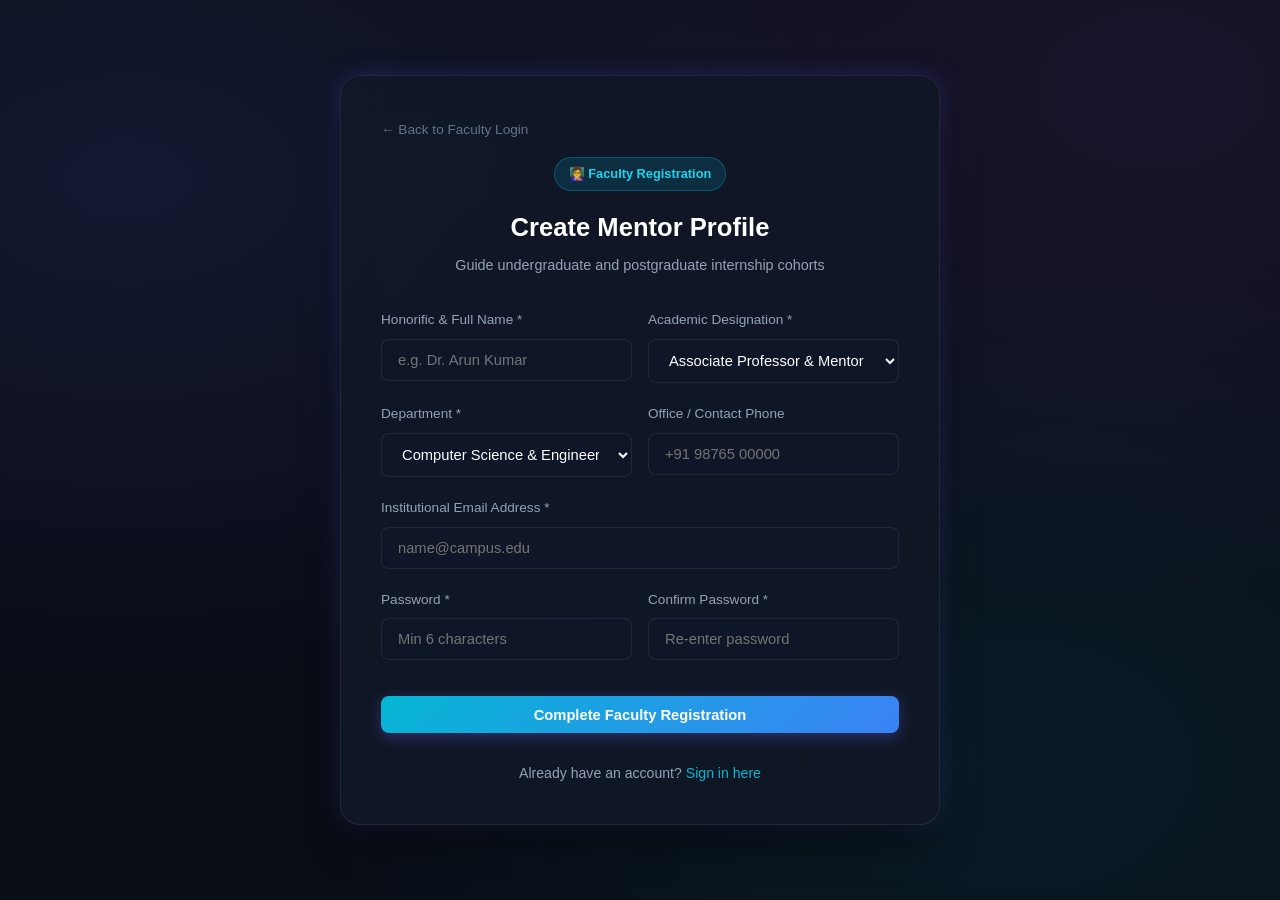
<file: faculty/register.html>
<!DOCTYPE html>
<html lang="en">

<head>
    <meta charset="UTF-8">
    <meta name="viewport" content="width=device-width, initial-scale=1.0">
    <title>Faculty Registration | Smart Campus Internship System</title>
    <link rel="stylesheet" href="../assets/css/shared.css">
    <link rel="stylesheet" href="faculty.css">
</head>

<body class="auth-page">

    <div class="auth-card" style="max-width: 600px;">
        <div style="margin-bottom: 1rem;">
            <a href="login.html"
                style="font-size: 0.85rem; color: var(--text-muted); display: inline-flex; align-items: center; gap: 0.4rem;">
                ← Back to Faculty Login
            </a>
        </div>

        <div class="auth-header">
            <div class="auth-badge faculty-badge">👩‍🏫 Faculty Registration</div>
            <h2 class="auth-title">Create Mentor Profile</h2>
            <p class="auth-subtitle">Guide undergraduate and postgraduate internship cohorts</p>
        </div>

        <div id="reg-error-msg"
            style="display: none; background: rgba(244, 63, 94, 0.15); border: 1px solid rgba(244, 63, 94, 0.3); color: #fda4af; padding: 0.75rem 1rem; border-radius: var(--radius-sm); font-size: 0.85rem; margin-bottom: 1.25rem;">
        </div>

        <form id="faculty-reg-form">
            <div class="form-row">
                <div class="form-group">
                    <label class="form-label" for="f-name">Honorific & Full Name *</label>
                    <input type="text" id="f-name" class="form-control" placeholder="e.g. Dr. Arun Kumar" required>
                </div>
                <div class="form-group">
                    <label class="form-label" for="f-designation">Academic Designation *</label>
                    <select id="f-designation" class="form-control" required>
                        <option value="Associate Professor & Mentor">Associate Professor & Mentor</option>
                        <option value="Professor & Department Chair">Professor & Department Chair</option>
                        <option value="Assistant Professor">Assistant Professor</option>
                        <option value="Head of Industry Liaison">Head of Industry Liaison</option>
                    </select>
                </div>
            </div>

            <div class="form-row">
                <div class="form-group">
                    <label class="form-label" for="f-dept">Department *</label>
                    <select id="f-dept" class="form-control" required>
                        <option value="Computer Science & Engineering">Computer Science & Engineering</option>
                        <option value="Electronics & Communication">Electronics & Communication</option>
                        <option value="Information Technology">Information Technology</option>
                        <option value="Electrical Engineering">Electrical Engineering</option>
                        <option value="Mechanical Engineering">Mechanical Engineering</option>
                    </select>
                </div>
                <div class="form-group">
                    <label class="form-label" for="f-phone">Office / Contact Phone</label>
                    <input type="tel" id="f-phone" class="form-control" placeholder="+91 98765 00000">
                </div>
            </div>

            <div class="form-group">
                <label class="form-label" for="f-email">Institutional Email Address *</label>
                <input type="email" id="f-email" class="form-control" placeholder="name@campus.edu" required>
            </div>

            <div class="form-row">
                <div class="form-group">
                    <label class="form-label" for="f-password">Password *</label>
                    <input type="password" id="f-password" class="form-control" placeholder="Min 6 characters"
                        minlength="6" required>
                </div>
                <div class="form-group">
                    <label class="form-label" for="f-confirm">Confirm Password *</label>
                    <input type="password" id="f-confirm" class="form-control" placeholder="Re-enter password" required>
                </div>
            </div>

            <button type="submit" class="btn btn-primary"
                style="width: 100%; margin-top: 1rem; background: linear-gradient(135deg, #06b6d4 0%, #3b82f6 100%);">
                Complete Faculty Registration
            </button>
        </form>

        <div class="auth-footer">
            Already have an account? <a href="login.html" style="color: var(--accent-cyan);">Sign in here</a>
        </div>
    </div>

    <script src="../assets/js/data.js"></script>
    <script>
        document.getElementById("faculty-reg-form").addEventListener("submit", (e) => {
            e.preventDefault();
            const password = document.getElementById("f-password").value;
            const confirm = document.getElementById("f-confirm").value;
            const errorBox = document.getElementById("reg-error-msg");

            if (password !== confirm) {
                errorBox.textContent = "Passwords do not match.";
                errorBox.style.display = "block";
                return;
            }

            const userData = {
                name: document.getElementById("f-name").value.trim(),
                email: document.getElementById("f-email").value.trim(),
                password: password,
                role: "faculty",
                department: document.getElementById("f-dept").value,
                designation: document.getElementById("f-designation").value,
                phone: document.getElementById("f-phone").value.trim() || "+91 98765 43210",
                avatar: "https://images.unsplash.com/photo-1534528741775-53994a69daeb?auto=format&fit=crop&w=150&q=80"
            };

            const res = SCIMS.register(userData);
            if (res.success) {
                SCIMS.showToast("Faculty profile created successfully!", "success");
                setTimeout(() => {
                    window.location.href = "dashboard.html";
                }, 400);
            } else {
                errorBox.textContent = res.message;
                errorBox.style.display = "block";
            }
        });
    </script>
</body>

</html>
</file>
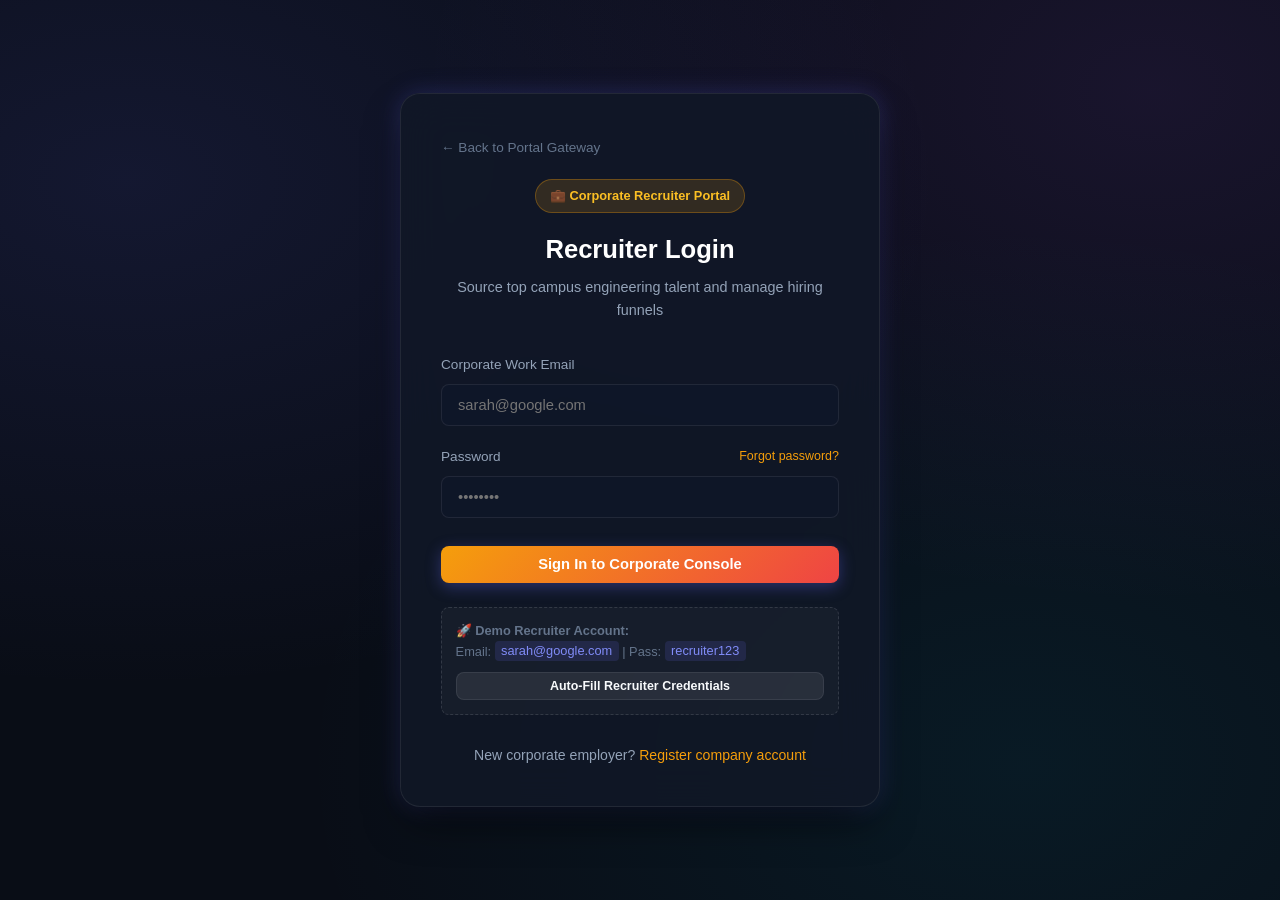
<file: recruiter/dashboard.html>
<!DOCTYPE html>
<html lang="en">

<head>
    <meta charset="UTF-8">
    <meta name="viewport" content="width=device-width, initial-scale=1.0">
    <title>Recruiter Dashboard | Smart Campus Internship System</title>
    <link rel="stylesheet" href="../assets/css/shared.css">
    <link rel="stylesheet" href="recruiter.css">
</head>

<body>

    <!-- Top Navigation Bar -->
    <header class="top-navbar">
        <a href="../index.html" class="brand-wrapper">
            <div class="brand-icon" style="background: linear-gradient(135deg, #f59e0b 0%, #ef4444 100%);">💼</div>
            <div class="brand-text">
                <h1>SmartCampus <span>Corporate Recruiter</span></h1>
                <p>Campus Talent Acquisition Suite</p>
            </div>
        </a>

        <div class="nav-user-actions">
            <div class="user-profile-badge">
                <img src="https://images.unsplash.com/photo-1580489944761-15a19d654956?auto=format&fit=crop&w=150&q=80"
                    alt="Avatar" class="user-avatar" id="rec-header-avatar" style="border-color: var(--accent-amber);">
                <div class="user-info">
                    <div class="user-name" id="rec-header-name">Sarah Jenkins</div>
                    <div class="user-role-tag" id="rec-header-role" style="color: var(--accent-amber);">University Lead
                        • Google Cloud</div>
                </div>
            </div>
            <button class="btn btn-secondary btn-sm" onclick="SCIMS.logout('../index.html')">Logout 🚪</button>
        </div>
    </header>

    <!-- Dashboard Container -->
    <div class="dashboard-layout">
        <!-- Sidebar Navigation -->
        <aside class="sidebar">
            <div>
                <div class="sidebar-heading">Recruitment Suite</div>
                <ul class="sidebar-menu">
                    <li class="sidebar-item active" data-tab="rec-tab-overview">
                        <span class="sidebar-icon">📊</span>
                        <span>Hiring Dashboard</span>
                    </li>
                    <li class="sidebar-item" data-tab="rec-tab-postings">
                        <span class="sidebar-icon">💼</span>
                        <span>Manage Postings</span>
                    </li>
                    <li class="sidebar-item" data-tab="rec-tab-ats">
                        <span class="sidebar-icon">👥</span>
                        <span>Applicant ATS</span>
                    </li>
                    <li class="sidebar-item" data-tab="rec-tab-bulletins">
                        <span class="sidebar-icon">📢</span>
                        <span>Campus Bulletins</span>
                    </li>
                </ul>
            </div>

            <div class="sidebar-footer">
                <div
                    style="background: rgba(255,255,255,0.03); padding: 0.85rem; border-radius: var(--radius-sm); border: 1px solid var(--border-color);">
                    <div style="font-size: 0.75rem; color: var(--text-muted); text-transform: uppercase;">Employer
                        Verification</div>
                    <div style="font-size: 0.88rem; font-weight: 600; color: #fcd34d;">Verified Campus Partner</div>
                    <div style="font-size: 0.78rem; color: var(--text-secondary); margin-top: 0.25rem;">Hiring Season
                        2026-27</div>
                </div>
            </div>
        </aside>

        <!-- Main Content Area -->
        <main class="main-content">
            <!-- TAB 1: OVERVIEW -->
            <section id="rec-tab-overview" class="tab-content active">
                <div class="page-header">
                    <div>
                        <h2 class="page-title">Talent Acquisition Dashboard</h2>
                        <p class="page-subtitle">Manage campus openings, filter student applicants, and extend offers.
                        </p>
                    </div>
                    <button class="btn btn-primary" onclick="openModal('post-job-modal')"
                        style="background: linear-gradient(135deg, #f59e0b 0%, #ef4444 100%);">
                        + Post New Internship
                    </button>
                </div>

                <!-- Stats Grid -->
                <div class="stats-grid">
                    <div class="stat-card">
                        <div class="stat-header">
                            <span class="stat-label">Active Postings</span>
                            <div class="stat-icon recruiter-stat-icon">💼</div>
                        </div>
                        <div class="stat-value" id="stat-rec-postings">0</div>
                        <div class="stat-meta">Live on student job board</div>
                    </div>

                    <div class="stat-card">
                        <div class="stat-header">
                            <span class="stat-label">Total Applicants</span>
                            <div class="stat-icon" style="background: rgba(99,102,241,0.15); color: #a5b4fc;">📝</div>
                        </div>
                        <div class="stat-value" id="stat-rec-apps">0</div>
                        <div class="stat-meta">Student applications received</div>
                    </div>

                    <div class="stat-card">
                        <div class="stat-header">
                            <span class="stat-label">In Interview Pipeline</span>
                            <div class="stat-icon" style="background: rgba(6,182,212,0.15); color: #22d3ee;">📅</div>
                        </div>
                        <div class="stat-value" id="stat-rec-shortlist">0</div>
                        <div class="stat-meta">Shortlisted & scheduled</div>
                    </div>

                    <div class="stat-card">
                        <div class="stat-header">
                            <span class="stat-label">Offers Extended</span>
                            <div class="stat-icon" style="background: rgba(16,185,129,0.15); color: #34d399;">🎉</div>
                        </div>
                        <div class="stat-value" id="stat-rec-offers">0</div>
                        <div class="stat-meta">Final internship selections</div>
                    </div>
                </div>

                <!-- Overview Section -->
                <div class="glass-panel">
                    <div class="panel-header">
                        <h3 class="panel-title">⚡ High Potential Campus Applicants</h3>
                        <button class="btn btn-secondary btn-sm"
                            onclick="document.querySelector('.sidebar-item[data-tab=rec-tab-ats]').click()">View All
                            Candidates →</button>
                    </div>
                    <div id="rec-recent-applicants"></div>
                </div>
            </section>

            <!-- TAB 2: MANAGE POSTINGS -->
            <section id="rec-tab-postings" class="tab-content">
                <div class="page-header">
                    <div>
                        <h2 class="page-title">Company Internship Postings</h2>
                        <p class="page-subtitle">Configure position criteria, stipends, and monitor applicant counts.
                        </p>
                    </div>
                    <button class="btn btn-primary" onclick="openModal('post-job-modal')"
                        style="background: linear-gradient(135deg, #f59e0b 0%, #ef4444 100%);">
                        + Post New Position
                    </button>
                </div>

                <div class="glass-panel">
                    <div class="table-responsive">
                        <table class="custom-table">
                            <thead>
                                <tr>
                                    <th>Role Title</th>
                                    <th>Work Arrangement</th>
                                    <th>Monthly Stipend</th>
                                    <th>Duration</th>
                                    <th>Candidate Volume</th>
                                    <th>Status</th>
                                </tr>
                            </thead>
                            <tbody id="rec-postings-tbody"></tbody>
                        </table>
                    </div>
                </div>
            </section>

            <!-- TAB 3: CANDIDATE ATS -->
            <section id="rec-tab-ats" class="tab-content">
                <div class="page-header">
                    <div>
                        <h2 class="page-title">Applicant Tracking System (ATS)</h2>
                        <p class="page-subtitle">Screen student profiles, assess cover notes, schedule interviews, and
                            issue offers.</p>
                    </div>
                </div>

                <div class="glass-panel">
                    <div class="table-responsive">
                        <table class="custom-table">
                            <thead>
                                <tr>
                                    <th>Candidate</th>
                                    <th>Position Applied</th>
                                    <th>CGPA</th>
                                    <th>Department</th>
                                    <th>Funnel Stage</th>
                                    <th>Interview Date</th>
                                    <th>Review</th>
                                </tr>
                            </thead>
                            <tbody id="rec-ats-tbody"></tbody>
                        </table>
                    </div>
                </div>
            </section>

            <!-- TAB 4: CAMPUS BULLETINS -->
            <section id="rec-tab-bulletins" class="tab-content">
                <div class="page-header">
                    <div>
                        <h2 class="page-title">University Placement Bulletins</h2>
                        <p class="page-subtitle">Institutional schedules and campus guidelines for corporate recruiters.
                        </p>
                    </div>
                </div>
                <div id="rec-announcements-container"></div>
            </section>
        </main>
    </div>

    <!-- MODAL 1: POST NEW INTERNSHIP -->
    <div class="modal-overlay" id="post-job-modal">
        <div class="modal-box" style="max-width: 650px;">
            <div class="modal-header">
                <h3 class="modal-title">Post Campus Internship Opportunity</h3>
                <button class="close-modal-btn" onclick="closeModal('post-job-modal')">&times;</button>
            </div>
            <form id="post-job-form">
                <div class="form-row">
                    <div class="form-group">
                        <label class="form-label">Position Title *</label>
                        <input type="text" id="job-title" class="form-control"
                            placeholder="e.g. SDE Intern - Backend Systems" required>
                    </div>
                    <div class="form-group">
                        <label class="form-label">Category *</label>
                        <select id="job-category" class="form-control" required>
                            <option value="Software Development">Software Development</option>
                            <option value="Artificial Intelligence">Artificial Intelligence / ML</option>
                            <option value="Cloud & DevOps">Cloud & DevOps</option>
                            <option value="Embedded & Hardware">Embedded & Hardware</option>
                            <option value="Data Analytics">Data Analytics</option>
                        </select>
                    </div>
                </div>

                <div class="form-row">
                    <div class="form-group">
                        <label class="form-label">Work Mode *</label>
                        <select id="job-mode" class="form-control" required>
                            <option value="Hybrid">Hybrid</option>
                            <option value="Remote">Remote</option>
                            <option value="On-site">On-site</option>
                        </select>
                    </div>
                    <div class="form-group">
                        <label class="form-label">Office / Location *</label>
                        <input type="text" id="job-location" class="form-control"
                            placeholder="e.g. Bangalore / Hyderabad" required>
                    </div>
                </div>

                <div class="form-row">
                    <div class="form-group">
                        <label class="form-label">Monthly Stipend *</label>
                        <input type="text" id="job-stipend" class="form-control" placeholder="e.g. ₹60,000 / month"
                            required>
                    </div>
                    <div class="form-group">
                        <label class="form-label">Internship Duration *</label>
                        <select id="job-duration" class="form-control" required>
                            <option value="6 Months">6 Months</option>
                            <option value="3 Months">3 Months</option>
                            <option value="4 Months">4 Months</option>
                        </select>
                    </div>
                </div>

                <div class="form-row">
                    <div class="form-group">
                        <label class="form-label">Minimum CGPA Required *</label>
                        <input type="number" step="0.1" min="6.0" max="10.0" id="job-cgpa" class="form-control"
                            placeholder="7.5" required>
                    </div>
                    <div class="form-group">
                        <label class="form-label">Total Openings *</label>
                        <input type="number" min="1" id="job-openings" class="form-control" value="3" required>
                    </div>
                    <div class="form-group">
                        <label class="form-label">Application Deadline *</label>
                        <input type="date" id="job-deadline" class="form-control" required>
                    </div>
                </div>

                <div class="form-group">
                    <label class="form-label">Required Technical Skills (comma separated) *</label>
                    <input type="text" id="job-skills" class="form-control"
                        placeholder="e.g. Java, Spring Boot, PostgreSQL, Docker" required>
                </div>

                <div class="form-group">
                    <label class="form-label">Detailed Job Scope & Objectives *</label>
                    <textarea id="job-desc" class="form-control" rows="3"
                        placeholder="Outline the day-to-day engineering expectations, mentorship support, and team goals..."
                        required></textarea>
                </div>

                <div style="display: flex; justify-content: flex-end; gap: 0.75rem; margin-top: 1.25rem;">
                    <button type="button" class="btn btn-secondary"
                        onclick="closeModal('post-job-modal')">Cancel</button>
                    <button type="submit" class="btn btn-primary"
                        style="background: linear-gradient(135deg, #f59e0b 0%, #ef4444 100%);">Publish to Campus
                        Board</button>
                </div>
            </form>
        </div>
    </div>

    <!-- MODAL 2: REVIEW CANDIDATE ATS -->
    <div class="modal-overlay" id="review-candidate-modal">
        <div class="modal-box">
            <div class="modal-header">
                <h3 class="modal-title">Candidate Evaluation & ATS</h3>
                <button class="close-modal-btn" onclick="closeModal('review-candidate-modal')">&times;</button>
            </div>
            <form id="manage-candidate-form">
                <input type="hidden" id="modal-app-id">

                <div
                    style="background: rgba(255,255,255,0.03); border: 1px solid var(--border-color); padding: 1rem; border-radius: var(--radius-sm); margin-bottom: 1.25rem;">
                    <div
                        style="display: flex; justify-content: space-between; align-items: flex-start; margin-bottom: 0.5rem;">
                        <h4 id="modal-cand-name" style="color: #fff; font-size: 1.1rem;">-</h4>
                        <span id="modal-cand-dept"
                            style="color: var(--accent-emerald); font-size: 0.85rem; font-weight: 600;">-</span>
                    </div>
                    <div style="font-size: 0.88rem; color: var(--accent-amber); margin-bottom: 0.75rem;">
                        Applying for: <strong id="modal-cand-role">-</strong>
                    </div>
                    <div style="font-size: 0.85rem; color: var(--text-secondary);">
                        <strong style="color: var(--text-muted); display: block; margin-bottom: 0.2rem;">Applicant
                            Statement / Cover Note:</strong>
                        <p id="modal-cand-note"
                            style="color: #fff; font-style: italic; background: rgba(0,0,0,0.25); padding: 0.6rem; border-radius: 4px;">
                            -</p>
                    </div>
                </div>

                <div class="form-group">
                    <label class="form-label">Recruiter Decision Status *</label>
                    <select id="modal-candidate-status" class="form-control" required>
                        <option value="Shortlisted">Shortlisted for Review</option>
                        <option value="Interview Scheduled">Interview Scheduled</option>
                        <option value="Offered">🎉 Extend Final Internship Offer</option>
                        <option value="Rejected">Rejected</option>
                        <option value="Applied">Keep in Applied Pool</option>
                    </select>
                </div>

                <div class="form-group">
                    <label class="form-label">Interview Schedule Details (Optional)</label>
                    <input type="text" id="modal-interview-date" class="form-control"
                        placeholder="e.g. 2026-11-20 at 3:00 PM IST via Google Meet">
                </div>

                <div style="display: flex; justify-content: flex-end; gap: 0.75rem; margin-top: 1.25rem;">
                    <button type="button" class="btn btn-secondary"
                        onclick="closeModal('review-candidate-modal')">Cancel</button>
                    <button type="submit" class="btn btn-primary"
                        style="background: linear-gradient(135deg, #f59e0b 0%, #ef4444 100%);">Update Candidate
                        Status</button>
                </div>
            </form>
        </div>
    </div>

    <!-- Scripts -->
    <script src="../assets/js/data.js"></script>
    <script src="recruiter.js"></script>
</body>

</html>
</file>
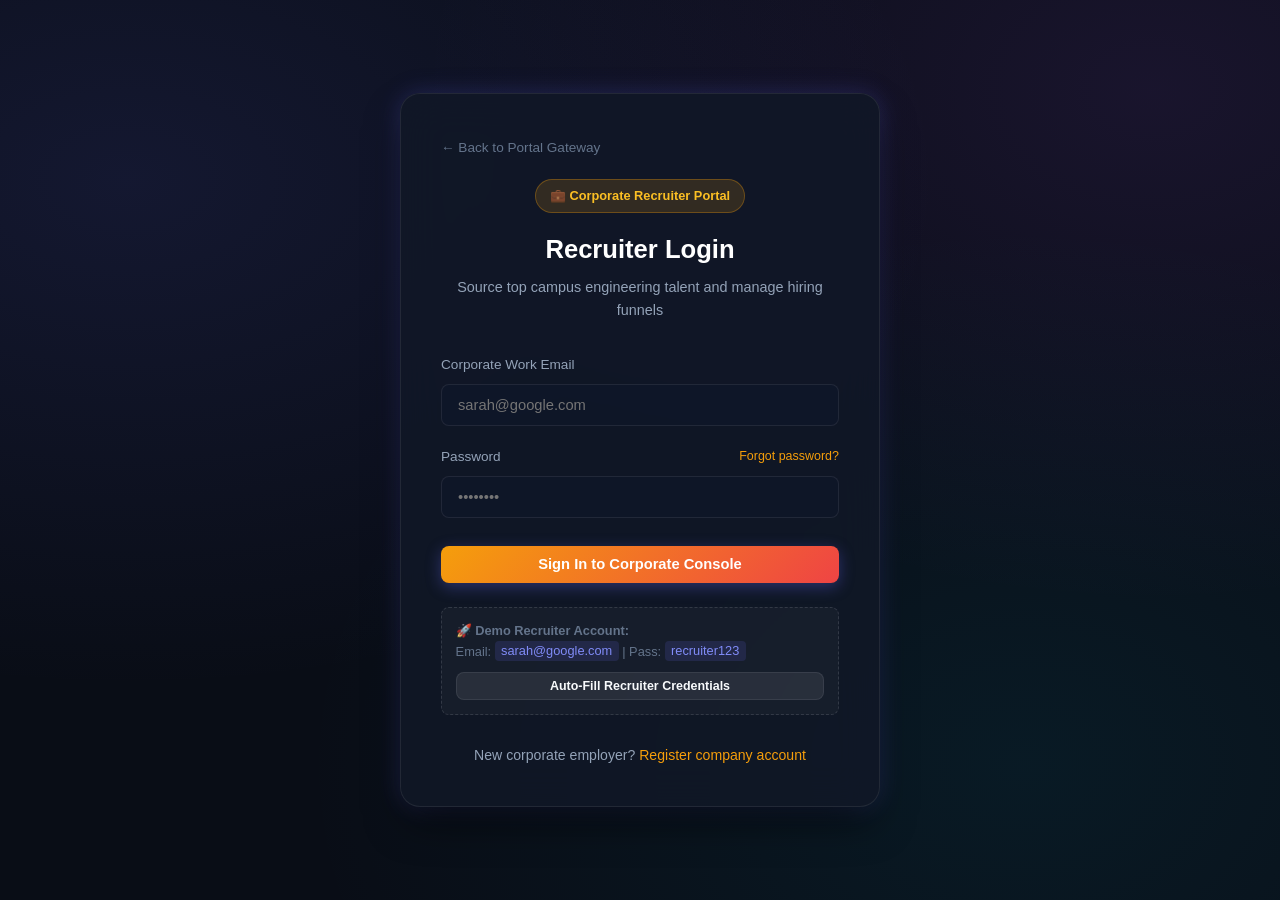
<file: recruiter/login.html>
<!DOCTYPE html>
<html lang="en">

<head>
    <meta charset="UTF-8">
    <meta name="viewport" content="width=device-width, initial-scale=1.0">
    <title>Recruiter Portal Login | Smart Campus Internship System</title>
    <link rel="stylesheet" href="../assets/css/shared.css">
    <link rel="stylesheet" href="recruiter.css">
</head>

<body class="auth-page">

    <div class="auth-card">
        <div style="margin-bottom: 1.25rem;">
            <a href="../index.html"
                style="font-size: 0.85rem; color: var(--text-muted); display: inline-flex; align-items: center; gap: 0.4rem;">
                ← Back to Portal Gateway
            </a>
        </div>

        <div class="auth-header">
            <div class="auth-badge recruiter-badge">💼 Corporate Recruiter Portal</div>
            <h2 class="auth-title">Recruiter Login</h2>
            <p class="auth-subtitle">Source top campus engineering talent and manage hiring funnels</p>
        </div>

        <div id="login-error-msg"
            style="display: none; background: rgba(244, 63, 94, 0.15); border: 1px solid rgba(244, 63, 94, 0.3); color: #fda4af; padding: 0.75rem 1rem; border-radius: var(--radius-sm); font-size: 0.85rem; margin-bottom: 1.25rem;">
        </div>

        <form id="recruiter-login-form">
            <div class="form-group">
                <label class="form-label" for="rec-email">Corporate Work Email</label>
                <input type="email" id="rec-email" class="form-control" placeholder="sarah@google.com" required>
            </div>

            <div class="form-group">
                <div style="display: flex; justify-content: space-between; align-items: center; margin-bottom: 0.5rem;">
                    <label class="form-label" for="rec-password" style="margin-bottom: 0;">Password</label>
                    <span style="font-size: 0.78rem; color: var(--accent-amber); cursor: pointer;"
                        onclick="alert('Demo password: recruiter123')">Forgot password?</span>
                </div>
                <input type="password" id="rec-password" class="form-control" placeholder="••••••••" required>
            </div>

            <button type="submit" class="btn btn-primary"
                style="width: 100%; margin-top: 0.5rem; background: linear-gradient(135deg, #f59e0b 0%, #ef4444 100%);">
                Sign In to Corporate Console
            </button>
        </form>

        <div class="auth-demo-credentials">
            <strong>🚀 Demo Recruiter Account:</strong><br>
            Email: <code>sarah@google.com</code> | Pass: <code>recruiter123</code>
            <div style="margin-top: 0.6rem;">
                <button type="button" class="btn btn-secondary btn-sm" style="width: 100%; font-size: 0.78rem;"
                    id="quick-fill-btn">
                    Auto-Fill Recruiter Credentials
                </button>
            </div>
        </div>

        <div class="auth-footer">
            New corporate employer? <a href="register.html" style="color: var(--accent-amber);">Register company
                account</a>
        </div>
    </div>

    <script src="../assets/js/data.js"></script>
    <script>
        document.getElementById("quick-fill-btn").addEventListener("click", () => {
            document.getElementById("rec-email").value = "sarah@google.com";
            document.getElementById("rec-password").value = "recruiter123";
        });

        document.getElementById("recruiter-login-form").addEventListener("submit", (e) => {
            e.preventDefault();
            const email = document.getElementById("rec-email").value.trim();
            const password = document.getElementById("rec-password").value;
            const errorBox = document.getElementById("login-error-msg");

            const res = SCIMS.login(email, password, "recruiter");
            if (res.success) {
                SCIMS.showToast(`Welcome back, ${res.user.name} (${res.user.company})`, "success");
                setTimeout(() => {
                    window.location.href = "dashboard.html";
                }, 400);
            } else {
                errorBox.textContent = res.message;
                errorBox.style.display = "block";
            }
        });
    </script>
</body>

</html>
</file>
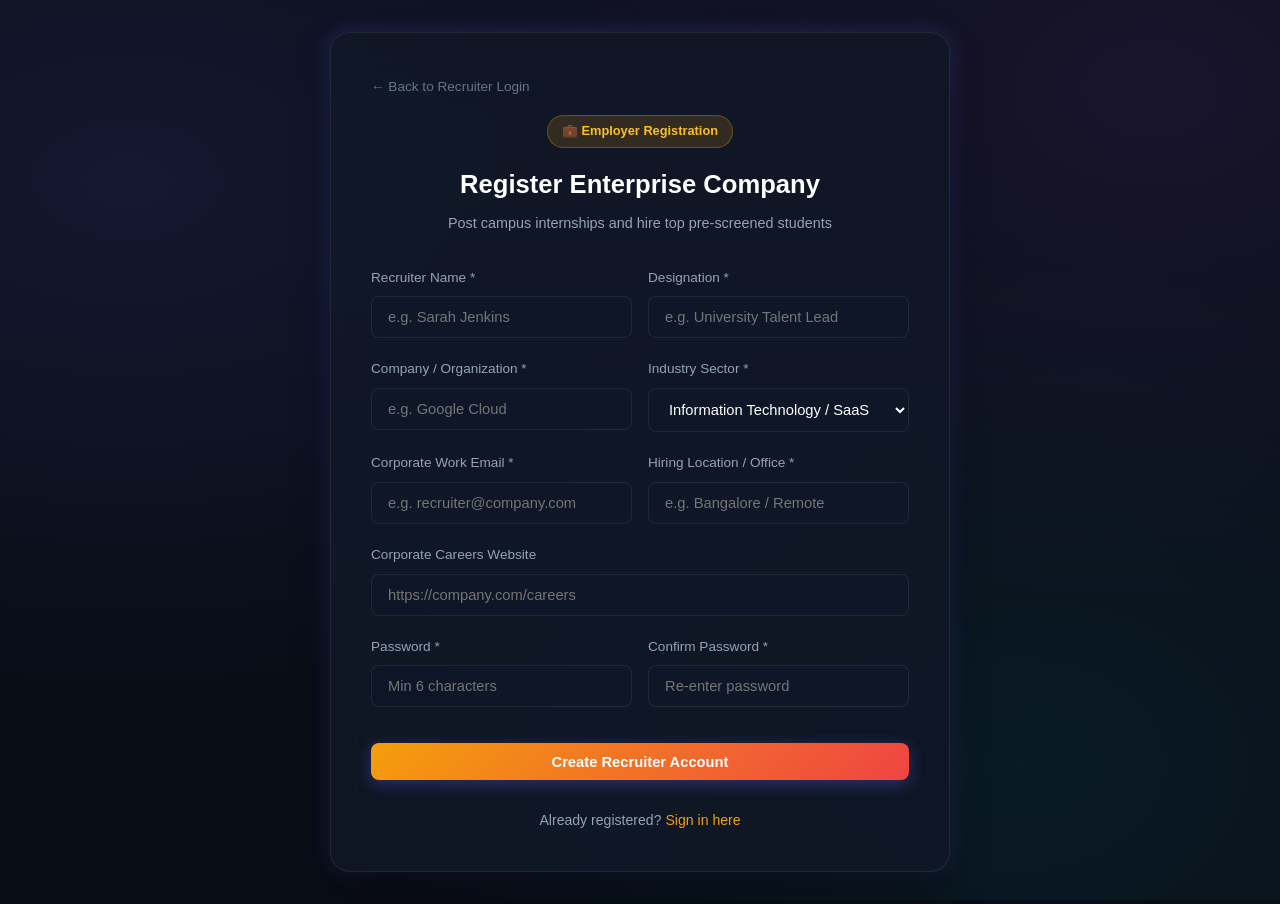
<file: recruiter/register.html>
<!DOCTYPE html>
<html lang="en">

<head>
    <meta charset="UTF-8">
    <meta name="viewport" content="width=device-width, initial-scale=1.0">
    <title>Recruiter Registration | Smart Campus Internship System</title>
    <link rel="stylesheet" href="../assets/css/shared.css">
    <link rel="stylesheet" href="recruiter.css">
</head>

<body class="auth-page">

    <div class="auth-card" style="max-width: 620px;">
        <div style="margin-bottom: 1rem;">
            <a href="login.html"
                style="font-size: 0.85rem; color: var(--text-muted); display: inline-flex; align-items: center; gap: 0.4rem;">
                ← Back to Recruiter Login
            </a>
        </div>

        <div class="auth-header">
            <div class="auth-badge recruiter-badge">💼 Employer Registration</div>
            <h2 class="auth-title">Register Enterprise Company</h2>
            <p class="auth-subtitle">Post campus internships and hire top pre-screened students</p>
        </div>

        <div id="reg-error-msg"
            style="display: none; background: rgba(244, 63, 94, 0.15); border: 1px solid rgba(244, 63, 94, 0.3); color: #fda4af; padding: 0.75rem 1rem; border-radius: var(--radius-sm); font-size: 0.85rem; margin-bottom: 1.25rem;">
        </div>

        <form id="recruiter-reg-form">
            <div class="form-row">
                <div class="form-group">
                    <label class="form-label" for="r-name">Recruiter Name *</label>
                    <input type="text" id="r-name" class="form-control" placeholder="e.g. Sarah Jenkins" required>
                </div>
                <div class="form-group">
                    <label class="form-label" for="r-designation">Designation *</label>
                    <input type="text" id="r-designation" class="form-control" placeholder="e.g. University Talent Lead"
                        required>
                </div>
            </div>

            <div class="form-row">
                <div class="form-group">
                    <label class="form-label" for="r-company">Company / Organization *</label>
                    <input type="text" id="r-company" class="form-control" placeholder="e.g. Google Cloud" required>
                </div>
                <div class="form-group">
                    <label class="form-label" for="r-industry">Industry Sector *</label>
                    <select id="r-industry" class="form-control" required>
                        <option value="Information Technology / SaaS">Information Technology / SaaS</option>
                        <option value="Artificial Intelligence / Data">Artificial Intelligence / Data</option>
                        <option value="Banking & FinTech">Banking & FinTech</option>
                        <option value="Automotive & IoT">Automotive & IoT</option>
                        <option value="Healthcare & BioTech">Healthcare & BioTech</option>
                        <option value="Core Engineering">Core Engineering</option>
                    </select>
                </div>
            </div>

            <div class="form-row">
                <div class="form-group">
                    <label class="form-label" for="r-email">Corporate Work Email *</label>
                    <input type="email" id="r-email" class="form-control" placeholder="e.g. recruiter@company.com"
                        required>
                </div>
                <div class="form-group">
                    <label class="form-label" for="r-location">Hiring Location / Office *</label>
                    <input type="text" id="r-location" class="form-control" placeholder="e.g. Bangalore / Remote"
                        required>
                </div>
            </div>

            <div class="form-group">
                <label class="form-label" for="r-website">Corporate Careers Website</label>
                <input type="url" id="r-website" class="form-control" placeholder="https://company.com/careers">
            </div>

            <div class="form-row">
                <div class="form-group">
                    <label class="form-label" for="r-password">Password *</label>
                    <input type="password" id="r-password" class="form-control" placeholder="Min 6 characters"
                        minlength="6" required>
                </div>
                <div class="form-group">
                    <label class="form-label" for="r-confirm">Confirm Password *</label>
                    <input type="password" id="r-confirm" class="form-control" placeholder="Re-enter password" required>
                </div>
            </div>

            <button type="submit" class="btn btn-primary"
                style="width: 100%; margin-top: 1rem; background: linear-gradient(135deg, #f59e0b 0%, #ef4444 100%);">
                Create Recruiter Account
            </button>
        </form>

        <div class="auth-footer">
            Already registered? <a href="login.html" style="color: var(--accent-amber);">Sign in here</a>
        </div>
    </div>

    <script src="../assets/js/data.js"></script>
    <script>
        document.getElementById("recruiter-reg-form").addEventListener("submit", (e) => {
            e.preventDefault();
            const password = document.getElementById("r-password").value;
            const confirm = document.getElementById("r-confirm").value;
            const errorBox = document.getElementById("reg-error-msg");

            if (password !== confirm) {
                errorBox.textContent = "Passwords do not match.";
                errorBox.style.display = "block";
                return;
            }

            const userData = {
                name: document.getElementById("r-name").value.trim(),
                email: document.getElementById("r-email").value.trim(),
                password: password,
                role: "recruiter",
                company: document.getElementById("r-company").value.trim(),
                designation: document.getElementById("r-designation").value.trim(),
                industry: document.getElementById("r-industry").value,
                location: document.getElementById("r-location").value.trim(),
                website: document.getElementById("r-website").value.trim() || "https://company.com",
                avatar: "https://images.unsplash.com/photo-1573496359142-b8d87734a5a2?auto=format&fit=crop&w=150&q=80"
            };

            const res = SCIMS.register(userData);
            if (res.success) {
                SCIMS.showToast("Recruiter account registered successfully!", "success");
                setTimeout(() => {
                    window.location.href = "dashboard.html";
                }, 400);
            } else {
                errorBox.textContent = res.message;
                errorBox.style.display = "block";
            }
        });
    </script>
</body>

</html>
</file>
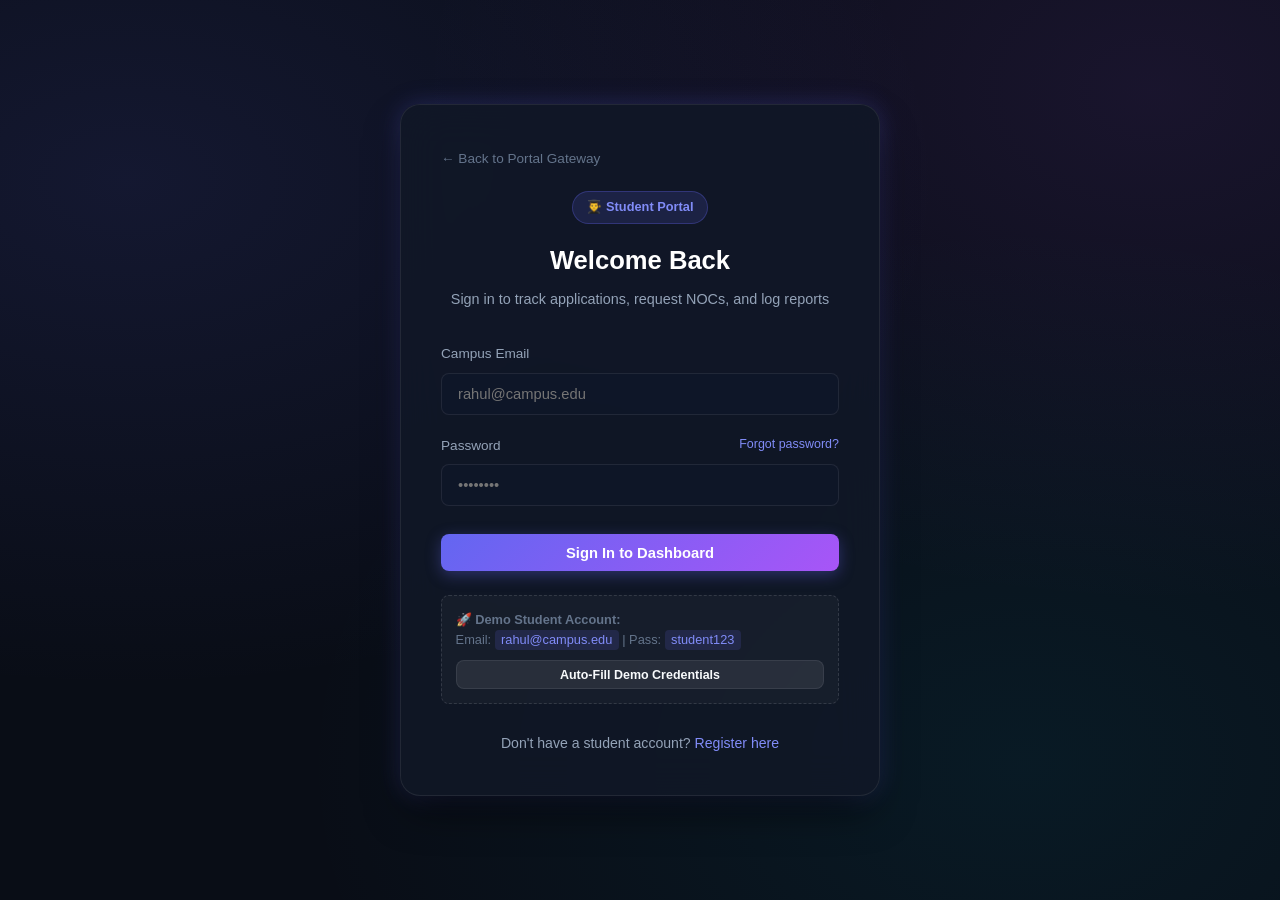
<file: student/dashboard.html>
<!DOCTYPE html>
<html lang="en">

<head>
    <meta charset="UTF-8">
    <meta name="viewport" content="width=device-width, initial-scale=1.0">
    <title>Student Dashboard | Smart Campus Internship Management</title>
    <link rel="stylesheet" href="../assets/css/shared.css">
    <link rel="stylesheet" href="student.css">
</head>

<body>

    <!-- Top Navigation Bar -->
    <header class="top-navbar">
        <a href="../index.html" class="brand-wrapper">
            <div class="brand-icon">👨‍🎓</div>
            <div class="brand-text">
                <h1>SmartCampus <span>Student</span></h1>
                <p>Internship Lifecycle Management</p>
            </div>
        </a>

        <div class="nav-user-actions">
            <div class="user-profile-badge">
                <img src="https://images.unsplash.com/photo-1539571696357-5a69c17a67c6?auto=format&fit=crop&w=150&q=80"
                    alt="Avatar" class="user-avatar" id="student-header-avatar">
                <div class="user-info">
                    <div class="user-name" id="student-header-name">Student User</div>
                    <div class="user-role-tag" id="student-header-role">CS21B045 • Computer Science</div>
                </div>
            </div>
            <button class="btn btn-secondary btn-sm" onclick="SCIMS.logout('../index.html')">Logout 🚪</button>
        </div>
    </header>

    <!-- Dashboard Container -->
    <div class="dashboard-layout">
        <!-- Sidebar Navigation -->
        <aside class="sidebar">
            <div>
                <div class="sidebar-heading">Navigation Menu</div>
                <ul class="sidebar-menu">
                    <li class="sidebar-item active" data-tab="tab-overview">
                        <span class="sidebar-icon">📊</span>
                        <span>Dashboard Overview</span>
                    </li>
                    <li class="sidebar-item" data-tab="tab-internships">
                        <span class="sidebar-icon">💼</span>
                        <span>Explore Internships</span>
                    </li>
                    <li class="sidebar-item" data-tab="tab-applications">
                        <span class="sidebar-icon">📝</span>
                        <span>My Applications</span>
                    </li>
                    <li class="sidebar-item" data-tab="tab-noc">
                        <span class="sidebar-icon">🛡️</span>
                        <span>NOC Clearance</span>
                    </li>
                    <li class="sidebar-item" data-tab="tab-reports">
                        <span class="sidebar-icon">📖</span>
                        <span>Weekly Work Logs</span>
                    </li>
                    <li class="sidebar-item" data-tab="tab-announcements">
                        <span class="sidebar-icon">📢</span>
                        <span>Campus Bulletins</span>
                    </li>
                </ul>
            </div>

            <div class="sidebar-footer">
                <div
                    style="background: rgba(255,255,255,0.03); padding: 0.85rem; border-radius: var(--radius-sm); border: 1px solid var(--border-color);">
                    <div style="font-size: 0.75rem; color: var(--text-muted); text-transform: uppercase;">Portal Role
                    </div>
                    <div style="font-size: 0.88rem; font-weight: 600; color: #a5b4fc;">Verified Student</div>
                    <div style="font-size: 0.78rem; color: var(--text-secondary); margin-top: 0.25rem;">Academic Year
                        2026-27</div>
                </div>
            </div>
        </aside>

        <!-- Main Content Area -->
        <main class="main-content">
            <!-- TAB 1: OVERVIEW -->
            <section id="tab-overview" class="tab-content active">
                <div class="page-header">
                    <div>
                        <h2 class="page-title">Welcome back, <span id="prof-name">Rahul</span>! 👋</h2>
                        <p class="page-subtitle">Track your corporate internship pipeline and faculty clearance
                            statuses.</p>
                    </div>
                    <div style="display: flex; gap: 0.75rem;">
                        <button class="btn btn-secondary btn-sm" onclick="openModal('request-noc-modal')">+ Request
                            NOC</button>
                        <button class="btn btn-primary btn-sm" onclick="openModal('submit-report-modal')">+ Submit
                            Weekly Log</button>
                    </div>
                </div>

                <!-- Stat Summary Grid -->
                <div class="stats-grid">
                    <div class="stat-card">
                        <div class="stat-header">
                            <span class="stat-label">Applications Submitted</span>
                            <div class="stat-icon">📝</div>
                        </div>
                        <div class="stat-value" id="stat-my-apps">0</div>
                        <div class="stat-meta">Active across campus portal</div>
                    </div>

                    <div class="stat-card">
                        <div class="stat-header">
                            <span class="stat-label">Shortlisted / Offers</span>
                            <div class="stat-icon" style="background: rgba(16,185,129,0.15); color: #34d399;">🎉</div>
                        </div>
                        <div class="stat-value" id="stat-shortlisted">0</div>
                        <div class="stat-meta">Recruiter selection pipeline</div>
                    </div>

                    <div class="stat-card">
                        <div class="stat-header">
                            <span class="stat-label">Faculty NOC Status</span>
                            <div class="stat-icon" style="background: rgba(245,158,11,0.15); color: #fbbf24;">🛡️</div>
                        </div>
                        <div class="stat-value" id="stat-noc-status" style="font-size: 1.35rem;">-</div>
                        <div class="stat-meta">Academic clearance sign-off</div>
                    </div>

                    <div class="stat-card">
                        <div class="stat-header">
                            <span class="stat-label">Active Campus Openings</span>
                            <div class="stat-icon" style="background: rgba(6,182,212,0.15); color: #22d3ee;">💼</div>
                        </div>
                        <div class="stat-value" id="stat-openings">0</div>
                        <div class="stat-meta">Open for immediate application</div>
                    </div>
                </div>

                <!-- Two-Column Overview Section -->
                <div style="display: grid; grid-template-columns: repeat(auto-fit, minmax(320px, 1fr)); gap: 1.5rem;">
                    <!-- Academic Profile Card -->
                    <div class="glass-panel">
                        <div class="panel-header">
                            <h3 class="panel-title">🎓 Student Academic Dossier</h3>
                        </div>
                        <div style="display: grid; grid-template-columns: 1fr 1fr; gap: 0.85rem; font-size: 0.88rem;">
                            <div>
                                <span style="color: var(--text-muted); display: block; font-size: 0.75rem;">Roll
                                    Number</span>
                                <strong id="prof-roll" style="color: #fff;">-</strong>
                            </div>
                            <div>
                                <span
                                    style="color: var(--text-muted); display: block; font-size: 0.75rem;">Department</span>
                                <strong id="prof-dept" style="color: #fff;">-</strong>
                            </div>
                            <div>
                                <span style="color: var(--text-muted); display: block; font-size: 0.75rem;">Class
                                    Standing</span>
                                <strong id="prof-year" style="color: #fff;">-</strong>
                            </div>
                            <div>
                                <span style="color: var(--text-muted); display: block; font-size: 0.75rem;">Cumulative
                                    CGPA</span>
                                <strong id="prof-cgpa" style="color: var(--accent-emerald);">-</strong>
                            </div>
                            <div style="grid-column: 1 / -1;">
                                <span style="color: var(--text-muted); display: block; font-size: 0.75rem;">Campus
                                    Email</span>
                                <span id="prof-email" style="color: var(--text-secondary);">-</span>
                            </div>
                            <div style="grid-column: 1 / -1;">
                                <span
                                    style="color: var(--text-muted); display: block; font-size: 0.75rem; margin-bottom: 0.3rem;">Verified
                                    Skills</span>
                                <div id="prof-skills" class="skills-tags"></div>
                            </div>
                        </div>
                    </div>

                    <!-- Recent Application Activity -->
                    <div class="glass-panel">
                        <div class="panel-header">
                            <h3 class="panel-title">⚡ Recent Application Milestones</h3>
                        </div>
                        <div id="overview-recent-apps"></div>
                    </div>
                </div>
            </section>

            <!-- TAB 2: EXPLORE INTERNSHIPS -->
            <section id="tab-internships" class="tab-content">
                <div class="page-header">
                    <div>
                        <h2 class="page-title">Corporate Internship Listings</h2>
                        <p class="page-subtitle">Verified opportunities vetted by the Campus Training & Placement Cell.
                        </p>
                    </div>
                </div>

                <!-- Filter & Search Toolbar -->
                <div class="filter-bar">
                    <div class="search-box">
                        <span>🔍</span>
                        <input type="text" id="search-internships"
                            placeholder="Search by job title, company, or technical skills...">
                    </div>
                    <div style="display: flex; gap: 0.75rem;">
                        <select id="filter-mode" class="form-control" style="width: auto; padding: 0.5rem 0.85rem;">
                            <option value="all">All Modes (Remote / Onsite / Hybrid)</option>
                            <option value="Remote">Remote</option>
                            <option value="On-site">On-site</option>
                            <option value="Hybrid">Hybrid</option>
                        </select>
                        <select id="filter-dept" class="form-control" style="width: auto; padding: 0.5rem 0.85rem;">
                            <option value="all">All Departments</option>
                            <option value="Computer Science & Engineering">Computer Science</option>
                            <option value="Electronics & Communication">Electronics & Comm</option>
                            <option value="Electrical Engineering">Electrical</option>
                        </select>
                    </div>
                </div>

                <!-- Grid of Jobs -->
                <div class="internships-grid" id="internships-grid-container"></div>
            </section>

            <!-- TAB 3: MY APPLICATIONS -->
            <section id="tab-applications" class="tab-content">
                <div class="page-header">
                    <div>
                        <h2 class="page-title">My Submitted Applications</h2>
                        <p class="page-subtitle">Track real-time hiring decisions, interview calls, and recruiter
                            feedback.</p>
                    </div>
                </div>

                <div class="glass-panel">
                    <div class="table-responsive">
                        <table class="custom-table">
                            <thead>
                                <tr>
                                    <th>Role / Position</th>
                                    <th>Company</th>
                                    <th>Date Applied</th>
                                    <th>Recruiter Status</th>
                                    <th>Interview Schedule</th>
                                    <th>Actions</th>
                                </tr>
                            </thead>
                            <tbody id="my-applications-tbody"></tbody>
                        </table>
                    </div>
                </div>
            </section>

            <!-- TAB 4: NOC CLEARANCE -->
            <section id="tab-noc" class="tab-content">
                <div class="page-header">
                    <div>
                        <h2 class="page-title">Digital No Objection Certificate (NOC)</h2>
                        <p class="page-subtitle">Mandatory institutional clearance required before joining off-campus or
                            on-campus internships.</p>
                    </div>
                    <button class="btn btn-primary" onclick="openModal('request-noc-modal')">+ Request New NOC</button>
                </div>

                <div class="glass-panel">
                    <div class="table-responsive">
                        <table class="custom-table">
                            <thead>
                                <tr>
                                    <th>Company</th>
                                    <th>Designation</th>
                                    <th>Duration</th>
                                    <th>Assigned Faculty Guide</th>
                                    <th>Approval Status</th>
                                    <th>Mentor Remarks</th>
                                    <th>Certificate</th>
                                </tr>
                            </thead>
                            <tbody id="my-noc-tbody"></tbody>
                        </table>
                    </div>
                </div>
            </section>

            <!-- TAB 5: WEEKLY WORK LOGS -->
            <section id="tab-reports" class="tab-content">
                <div class="page-header">
                    <div>
                        <h2 class="page-title">Weekly Milestone Work Diaries</h2>
                        <p class="page-subtitle">Submit continuous internship documentation for academic credit
                            evaluation.</p>
                    </div>
                    <button class="btn btn-primary" onclick="openModal('submit-report-modal')">+ Submit Weekly
                        Log</button>
                </div>

                <div class="glass-panel">
                    <div class="table-responsive">
                        <table class="custom-table">
                            <thead>
                                <tr>
                                    <th>Milestone</th>
                                    <th>Deliverable Title</th>
                                    <th>Submitted Date</th>
                                    <th>Status</th>
                                    <th>Mentor Grade</th>
                                    <th>Guide Remarks</th>
                                    <th>Review</th>
                                </tr>
                            </thead>
                            <tbody id="my-reports-tbody"></tbody>
                        </table>
                    </div>
                </div>
            </section>

            <!-- TAB 6: ANNOUNCEMENTS -->
            <section id="tab-announcements" class="tab-content">
                <div class="page-header">
                    <div>
                        <h2 class="page-title">Campus Internship Bulletins</h2>
                        <p class="page-subtitle">Official notifications from TPO and Academic Affairs.</p>
                    </div>
                </div>
                <div id="announcements-container"></div>
            </section>
        </main>
    </div>

    <!-- MODAL 1: APPLY FOR INTERNSHIP -->
    <div class="modal-overlay" id="apply-modal">
        <div class="modal-box">
            <div class="modal-header">
                <div>
                    <h3 class="modal-title">Apply for Internship</h3>
                    <p style="font-size: 0.85rem; color: var(--text-secondary); margin-top: 0.2rem;">
                        <span id="apply-modal-job-title" style="color: #fff; font-weight: 600;">-</span> at <span
                            id="apply-modal-company" style="color: var(--primary-light);">-</span>
                    </p>
                </div>
                <button class="close-modal-btn" onclick="closeModal('apply-modal')">&times;</button>
            </div>
            <form id="apply-job-form">
                <input type="hidden" id="apply-job-id">

                <div class="form-group">
                    <label class="form-label">Cover Note / Value Proposition to Recruiter *</label>
                    <textarea id="apply-cover-note" class="form-control" rows="4"
                        placeholder="Highlight your relevant project experience, key tech stack proficiencies, and why you are the best fit for this role..."
                        required></textarea>
                </div>

                <div
                    style="background: rgba(255,255,255,0.03); border: 1px solid var(--border-color); padding: 0.85rem; border-radius: var(--radius-sm); margin-bottom: 1.25rem; font-size: 0.82rem; color: var(--text-secondary);">
                    📎 Your verified academic dossier (CGPA, Coursework, Roll Number, and Uploaded Resume) will be
                    forwarded automatically to the recruiter.
                </div>

                <div style="display: flex; justify-content: flex-end; gap: 0.75rem;">
                    <button type="button" class="btn btn-secondary" onclick="closeModal('apply-modal')">Cancel</button>
                    <button type="submit" class="btn btn-primary">Confirm & Submit Application</button>
                </div>
            </form>
        </div>
    </div>

    <!-- MODAL 2: REQUEST NOC -->
    <div class="modal-overlay" id="request-noc-modal">
        <div class="modal-box">
            <div class="modal-header">
                <h3 class="modal-title">Request Faculty NOC Clearance</h3>
                <button class="close-modal-btn" onclick="closeModal('request-noc-modal')">&times;</button>
            </div>
            <form id="submit-noc-form">
                <div class="form-row">
                    <div class="form-group">
                        <label class="form-label">Host Company Name *</label>
                        <input type="text" id="noc-company" class="form-control" placeholder="e.g. Amazon AWS" required>
                    </div>
                    <div class="form-group">
                        <label class="form-label">Internship Designation *</label>
                        <input type="text" id="noc-role" class="form-control" placeholder="e.g. Cloud DevOps Intern"
                            required>
                    </div>
                </div>

                <div class="form-row">
                    <div class="form-group">
                        <label class="form-label">Internship Duration *</label>
                        <select id="noc-duration" class="form-control" required>
                            <option value="3 Months">3 Months (Summer)</option>
                            <option value="6 Months">6 Months (Semester Long)</option>
                            <option value="4 Months">4 Months</option>
                        </select>
                    </div>
                    <div class="form-group">
                        <label class="form-label">Monthly Stipend *</label>
                        <input type="text" id="noc-stipend" class="form-control" placeholder="e.g. ₹60,000 / month"
                            required>
                    </div>
                </div>

                <div class="form-row">
                    <div class="form-group">
                        <label class="form-label">Start Date *</label>
                        <input type="date" id="noc-start-date" class="form-control" required>
                    </div>
                    <div class="form-group">
                        <label class="form-label">End Date *</label>
                        <input type="date" id="noc-end-date" class="form-control" required>
                    </div>
                </div>

                <div class="form-group">
                    <label class="form-label">Select Department Faculty Mentor *</label>
                    <select id="noc-faculty-select" class="form-control" required></select>
                </div>

                <div class="form-group">
                    <label class="form-label">Upload Offer Letter Copy (PDF Simulation)</label>
                    <input type="file" class="form-control" accept=".pdf,.png,.jpg">
                    <small style="color: var(--text-muted); font-size: 0.75rem;">Verified offer letters expedite faculty
                        mentor clearance.</small>
                </div>

                <div style="display: flex; justify-content: flex-end; gap: 0.75rem; margin-top: 1.5rem;">
                    <button type="button" class="btn btn-secondary"
                        onclick="closeModal('request-noc-modal')">Cancel</button>
                    <button type="submit" class="btn btn-primary">Transmit NOC Request</button>
                </div>
            </form>
        </div>
    </div>

    <!-- MODAL 3: SUBMIT WEEKLY WORK LOG -->
    <div class="modal-overlay" id="submit-report-modal">
        <div class="modal-box">
            <div class="modal-header">
                <h3 class="modal-title">Submit Weekly Milestone Diary</h3>
                <button class="close-modal-btn" onclick="closeModal('submit-report-modal')">&times;</button>
            </div>
            <form id="submit-report-form">
                <div class="form-row">
                    <div class="form-group">
                        <label class="form-label">Company Name *</label>
                        <input type="text" id="rep-company" class="form-control" placeholder="e.g. Google Cloud"
                            required>
                    </div>
                    <div class="form-group">
                        <label class="form-label">Week Number *</label>
                        <select id="rep-week-num" class="form-control" required>
                            <option value="1">Week 1</option>
                            <option value="2">Week 2</option>
                            <option value="3">Week 3</option>
                            <option value="4">Week 4</option>
                            <option value="5">Week 5</option>
                            <option value="6">Week 6</option>
                            <option value="7">Week 7</option>
                            <option value="8">Week 8</option>
                        </select>
                    </div>
                </div>

                <div class="form-group">
                    <label class="form-label">Milestone / Deliverable Subject *</label>
                    <input type="text" id="rep-title" class="form-control"
                        placeholder="e.g. Microservices Refactoring & Unit Testing" required>
                </div>

                <div class="form-group">
                    <label class="form-label">Key Engineering Tasks Executed *</label>
                    <textarea id="rep-tasks" class="form-control" rows="3"
                        placeholder="Detail the technical tasks completed during this week..." required></textarea>
                </div>

                <div class="form-group">
                    <label class="form-label">Key Learnings & Industrial Insights *</label>
                    <textarea id="rep-learnings" class="form-control" rows="2"
                        placeholder="What new tools, standards, or design patterns did you learn?" required></textarea>
                </div>

                <div style="display: flex; justify-content: flex-end; gap: 0.75rem; margin-top: 1.5rem;">
                    <button type="button" class="btn btn-secondary"
                        onclick="closeModal('submit-report-modal')">Cancel</button>
                    <button type="submit" class="btn btn-primary">Submit to Faculty Guide</button>
                </div>
            </form>
        </div>
    </div>

    <!-- Scripts -->
    <script src="../assets/js/data.js"></script>
    <script src="student.js"></script>
</body>

</html>
</file>
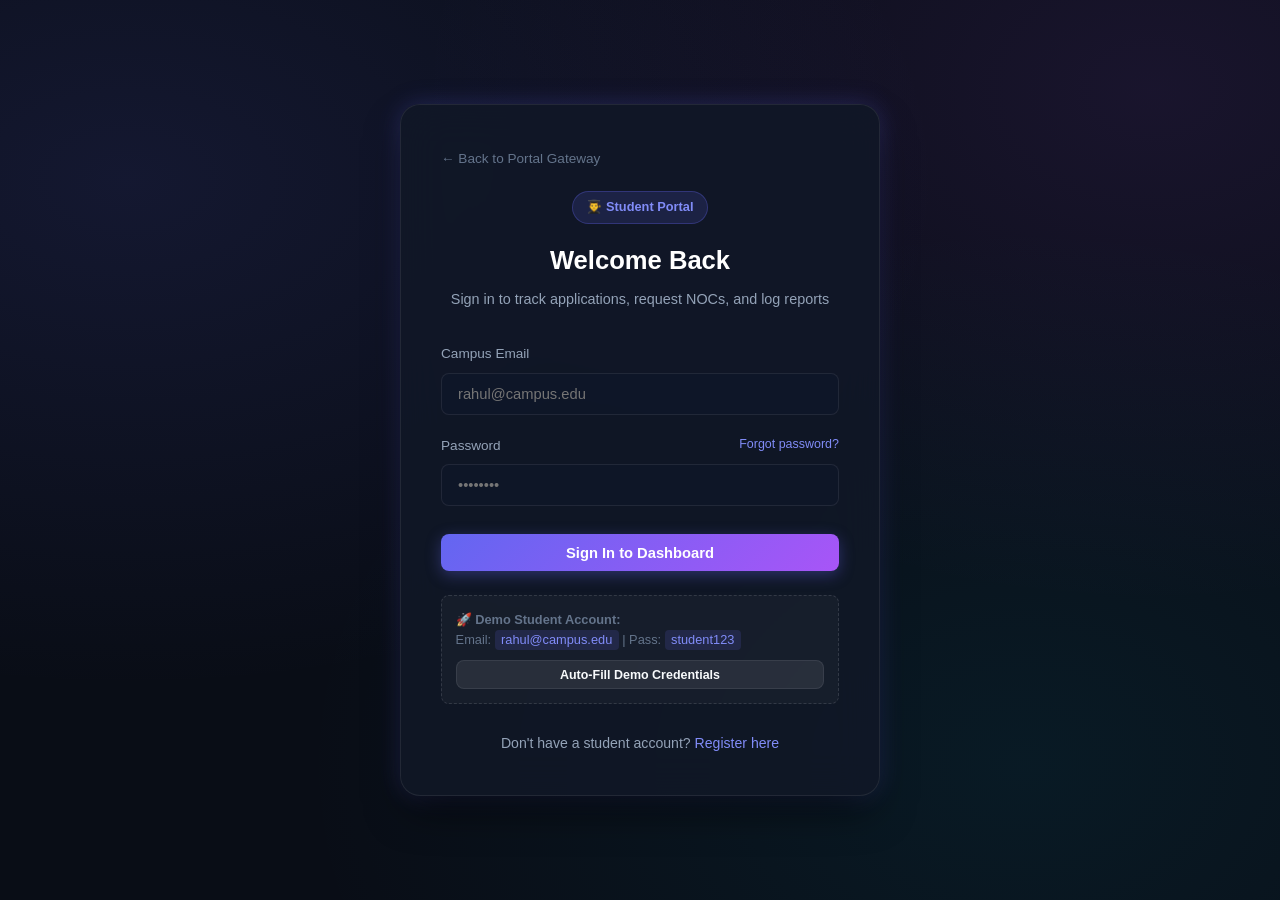
<file: student/login.html>
<!DOCTYPE html>
<html lang="en">

<head>
    <meta charset="UTF-8">
    <meta name="viewport" content="width=device-width, initial-scale=1.0">
    <title>Student Login | Smart Campus Internship Management System</title>
    <link rel="stylesheet" href="../assets/css/shared.css">
</head>

<body class="auth-page">

    <div class="auth-card">
        <div style="margin-bottom: 1.25rem;">
            <a href="../index.html"
                style="font-size: 0.85rem; color: var(--text-muted); display: inline-flex; align-items: center; gap: 0.4rem;">
                ← Back to Portal Gateway
            </a>
        </div>

        <div class="auth-header">
            <div class="auth-badge">👨‍🎓 Student Portal</div>
            <h2 class="auth-title">Welcome Back</h2>
            <p class="auth-subtitle">Sign in to track applications, request NOCs, and log reports</p>
        </div>

        <div id="login-error-msg"
            style="display: none; background: rgba(244, 63, 94, 0.15); border: 1px solid rgba(244, 63, 94, 0.3); color: #fda4af; padding: 0.75rem 1rem; border-radius: var(--radius-sm); font-size: 0.85rem; margin-bottom: 1.25rem;">
        </div>

        <form id="student-login-form">
            <div class="form-group">
                <label class="form-label" for="student-email">Campus Email</label>
                <input type="email" id="student-email" class="form-control" placeholder="rahul@campus.edu" required>
            </div>

            <div class="form-group">
                <div style="display: flex; justify-content: space-between; align-items: center; margin-bottom: 0.5rem;">
                    <label class="form-label" for="student-password" style="margin-bottom: 0;">Password</label>
                    <span style="font-size: 0.78rem; color: var(--primary-light); cursor: pointer;"
                        onclick="alert('For demo, use default password: student123')">Forgot password?</span>
                </div>
                <input type="password" id="student-password" class="form-control" placeholder="••••••••" required>
            </div>

            <button type="submit" class="btn btn-primary" style="width: 100%; margin-top: 0.5rem;">
                Sign In to Dashboard
            </button>
        </form>

        <div class="auth-demo-credentials">
            <strong>🚀 Demo Student Account:</strong><br>
            Email: <code>rahul@campus.edu</code> | Pass: <code>student123</code>
            <div style="margin-top: 0.6rem;">
                <button type="button" class="btn btn-secondary btn-sm" style="width: 100%; font-size: 0.78rem;"
                    id="quick-fill-btn">
                    Auto-Fill Demo Credentials
                </button>
            </div>
        </div>

        <div class="auth-footer">
            Don't have a student account? <a href="register.html">Register here</a>
        </div>
    </div>

    <script src="../assets/js/data.js"></script>
    <script>
        document.getElementById("quick-fill-btn").addEventListener("click", () => {
            document.getElementById("student-email").value = "rahul@campus.edu";
            document.getElementById("student-password").value = "student123";
        });

        document.getElementById("student-login-form").addEventListener("submit", (e) => {
            e.preventDefault();
            const email = document.getElementById("student-email").value.trim();
            const password = document.getElementById("student-password").value;
            const errorBox = document.getElementById("login-error-msg");

            const res = SCIMS.login(email, password, "student");
            if (res.success) {
                SCIMS.showToast("Login successful! Redirecting...", "success");
                setTimeout(() => {
                    window.location.href = "dashboard.html";
                }, 400);
            } else {
                errorBox.textContent = res.message;
                errorBox.style.display = "block";
            }
        });
    </script>
</body>

</html>
</file>
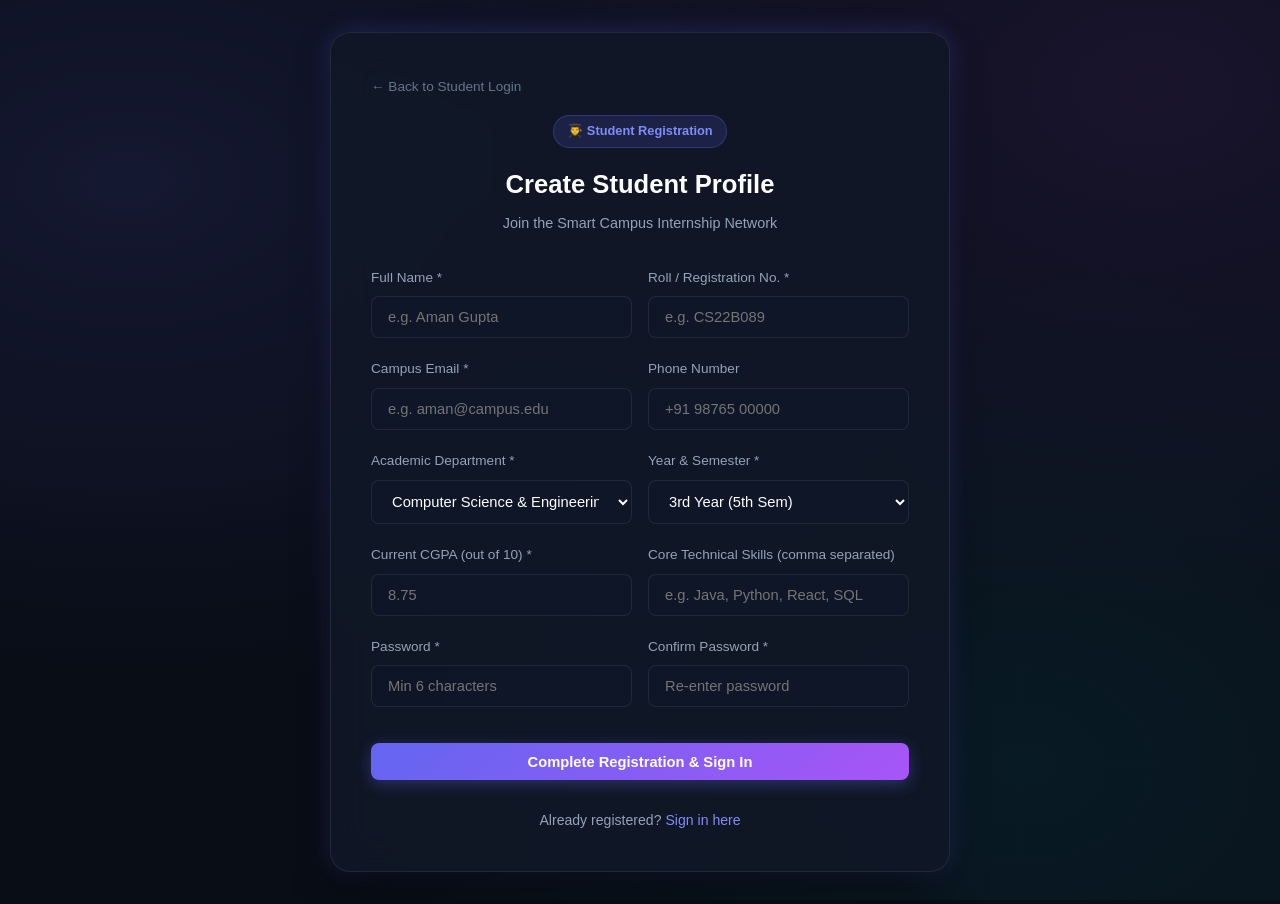
<file: student/register.html>
<!DOCTYPE html>
<html lang="en">

<head>
    <meta charset="UTF-8">
    <meta name="viewport" content="width=device-width, initial-scale=1.0">
    <title>Student Registration | Smart Campus Internship Management System</title>
    <link rel="stylesheet" href="../assets/css/shared.css">
</head>

<body class="auth-page">

    <div class="auth-card" style="max-width: 620px;">
        <div style="margin-bottom: 1rem;">
            <a href="login.html"
                style="font-size: 0.85rem; color: var(--text-muted); display: inline-flex; align-items: center; gap: 0.4rem;">
                ← Back to Student Login
            </a>
        </div>

        <div class="auth-header">
            <div class="auth-badge">👨‍🎓 Student Registration</div>
            <h2 class="auth-title">Create Student Profile</h2>
            <p class="auth-subtitle">Join the Smart Campus Internship Network</p>
        </div>

        <div id="reg-error-msg"
            style="display: none; background: rgba(244, 63, 94, 0.15); border: 1px solid rgba(244, 63, 94, 0.3); color: #fda4af; padding: 0.75rem 1rem; border-radius: var(--radius-sm); font-size: 0.85rem; margin-bottom: 1.25rem;">
        </div>

        <form id="student-reg-form">
            <div class="form-row">
                <div class="form-group">
                    <label class="form-label" for="reg-name">Full Name *</label>
                    <input type="text" id="reg-name" class="form-control" placeholder="e.g. Aman Gupta" required>
                </div>
                <div class="form-group">
                    <label class="form-label" for="reg-roll">Roll / Registration No. *</label>
                    <input type="text" id="reg-roll" class="form-control" placeholder="e.g. CS22B089" required>
                </div>
            </div>

            <div class="form-row">
                <div class="form-group">
                    <label class="form-label" for="reg-email">Campus Email *</label>
                    <input type="email" id="reg-email" class="form-control" placeholder="e.g. aman@campus.edu" required>
                </div>
                <div class="form-group">
                    <label class="form-label" for="reg-phone">Phone Number</label>
                    <input type="tel" id="reg-phone" class="form-control" placeholder="+91 98765 00000">
                </div>
            </div>

            <div class="form-row">
                <div class="form-group">
                    <label class="form-label" for="reg-dept">Academic Department *</label>
                    <select id="reg-dept" class="form-control" required>
                        <option value="Computer Science & Engineering">Computer Science & Engineering</option>
                        <option value="Information Technology">Information Technology</option>
                        <option value="Electronics & Communication">Electronics & Communication</option>
                        <option value="Electrical Engineering">Electrical Engineering</option>
                        <option value="Mechanical Engineering">Mechanical Engineering</option>
                        <option value="Data Science & AI">Data Science & AI</option>
                    </select>
                </div>
                <div class="form-group">
                    <label class="form-label" for="reg-year">Year & Semester *</label>
                    <select id="reg-year" class="form-control" required>
                        <option value="3rd Year (5th Sem)">3rd Year (5th Sem)</option>
                        <option value="3rd Year (6th Sem)">3rd Year (6th Sem)</option>
                        <option value="4th Year (7th Sem)">4th Year (7th Sem)</option>
                        <option value="4th Year (8th Sem)">4th Year (8th Sem)</option>
                    </select>
                </div>
            </div>

            <div class="form-row">
                <div class="form-group">
                    <label class="form-label" for="reg-cgpa">Current CGPA (out of 10) *</label>
                    <input type="number" step="0.01" min="0" max="10" id="reg-cgpa" class="form-control"
                        placeholder="8.75" required>
                </div>
                <div class="form-group">
                    <label class="form-label" for="reg-skills">Core Technical Skills (comma separated)</label>
                    <input type="text" id="reg-skills" class="form-control" placeholder="e.g. Java, Python, React, SQL">
                </div>
            </div>

            <div class="form-row">
                <div class="form-group">
                    <label class="form-label" for="reg-password">Password *</label>
                    <input type="password" id="reg-password" class="form-control" placeholder="Min 6 characters"
                        minlength="6" required>
                </div>
                <div class="form-group">
                    <label class="form-label" for="reg-confirm">Confirm Password *</label>
                    <input type="password" id="reg-confirm" class="form-control" placeholder="Re-enter password"
                        required>
                </div>
            </div>

            <button type="submit" class="btn btn-primary" style="width: 100%; margin-top: 1rem;">
                Complete Registration & Sign In
            </button>
        </form>

        <div class="auth-footer">
            Already registered? <a href="login.html">Sign in here</a>
        </div>
    </div>

    <script src="../assets/js/data.js"></script>
    <script>
        document.getElementById("student-reg-form").addEventListener("submit", (e) => {
            e.preventDefault();
            const password = document.getElementById("reg-password").value;
            const confirm = document.getElementById("reg-confirm").value;
            const errorBox = document.getElementById("reg-error-msg");

            if (password !== confirm) {
                errorBox.textContent = "Passwords do not match.";
                errorBox.style.display = "block";
                return;
            }

            const rawSkills = document.getElementById("reg-skills").value;
            const skillsArr = rawSkills ? rawSkills.split(",").map(s => s.trim()).filter(Boolean) : ["General Tech"];

            const userData = {
                name: document.getElementById("reg-name").value.trim(),
                email: document.getElementById("reg-email").value.trim(),
                password: password,
                role: "student",
                rollNo: document.getElementById("reg-roll").value.trim(),
                department: document.getElementById("reg-dept").value,
                year: document.getElementById("reg-year").value,
                cgpa: document.getElementById("reg-cgpa").value.trim(),
                phone: document.getElementById("reg-phone").value.trim() || "+91 00000 00000",
                skills: skillsArr,
                resumeUrl: "uploaded-resume.pdf",
                avatar: "https://images.unsplash.com/photo-1535713875002-d1d0cf377fde?auto=format&fit=crop&w=150&q=80"
            };

            const res = SCIMS.register(userData);
            if (res.success) {
                SCIMS.showToast("Account created successfully!", "success");
                setTimeout(() => {
                    window.location.href = "dashboard.html";
                }, 400);
            } else {
                errorBox.textContent = res.message;
                errorBox.style.display = "block";
            }
        });
    </script>
</body>

</html>
</file>
<file: assets/css/shared.css>
/**
 * Smart Campus Internship Management System (SCIMS)
 * Shared Modern & Premium Stylesheet
 * Dark glassmorphism, responsive navigation, cohesive color tokens & components
 */

:root {
    /* Color Palette */
    --bg-main: #090d16;
    --bg-surface: #111827;
    --bg-card: rgba(17, 24, 39, 0.75);
    --bg-card-hover: rgba(30, 41, 59, 0.85);
    --bg-glass: rgba(255, 255, 255, 0.04);
    --border-color: rgba(255, 255, 255, 0.08);
    --border-highlight: rgba(99, 102, 241, 0.35);

    /* Text Colors */
    --text-primary: #f8fafc;
    --text-secondary: #94a3b8;
    --text-muted: #64748b;

    /* Accent & Brand Colors */
    --primary: #6366f1;
    --primary-light: #818cf8;
    --primary-dark: #4f46e5;
    --primary-gradient: linear-gradient(135deg, #6366f1 0%, #a855f7 100%);
    --accent-cyan: #06b6d4;
    --accent-emerald: #10b981;
    --accent-amber: #f59e0b;
    --accent-rose: #f43f5e;

    /* Shadows & Glow */
    --shadow-sm: 0 2px 8px rgba(0, 0, 0, 0.3);
    --shadow-md: 0 8px 24px -4px rgba(0, 0, 0, 0.45);
    --shadow-lg: 0 20px 40px -8px rgba(0, 0, 0, 0.6);
    --glow-primary: 0 0 24px rgba(99, 102, 241, 0.25);
    --glow-cyan: 0 0 24px rgba(6, 182, 212, 0.2);

    /* Radii */
    --radius-sm: 8px;
    --radius-md: 14px;
    --radius-lg: 20px;
    --radius-full: 9999px;

    /* Transitions */
    --transition: all 0.25s cubic-bezier(0.4, 0, 0.2, 1);
}

/* Global Reset */
* {
    margin: 0;
    padding: 0;
    box-sizing: border-box;
    font-family: -apple-system, BlinkMacSystemFont, "Segoe UI", Roboto, "Helvetica Neue", Arial, sans-serif;
}

body {
    background-color: var(--bg-main);
    color: var(--text-primary);
    min-height: 100vh;
    line-height: 1.6;
    overflow-x: hidden;
    position: relative;
    background-image:
        radial-gradient(at 10% 20%, rgba(99, 102, 241, 0.12) 0px, transparent 50%),
        radial-gradient(at 90% 10%, rgba(168, 85, 247, 0.1) 0px, transparent 45%),
        radial-gradient(at 80% 85%, rgba(6, 182, 212, 0.08) 0px, transparent 50%);
    background-attachment: fixed;
}

/* Utility Links */
a {
    color: var(--primary-light);
    text-decoration: none;
    transition: var(--transition);
}

a:hover {
    color: #fff;
}

/* Modern Header / Navigation Bar */
.top-navbar {
    position: sticky;
    top: 0;
    z-index: 100;
    backdrop-filter: blur(16px);
    -webkit-backdrop-filter: blur(16px);
    background: rgba(9, 13, 22, 0.85);
    border-bottom: 1px solid var(--border-color);
    padding: 0.9rem 2rem;
    display: flex;
    justify-content: space-between;
    align-items: center;
}

.brand-wrapper {
    display: flex;
    align-items: center;
    gap: 0.85rem;
    text-decoration: none;
}

.brand-icon {
    width: 42px;
    height: 42px;
    background: var(--primary-gradient);
    border-radius: var(--radius-sm);
    display: flex;
    align-items: center;
    justify-content: center;
    color: #fff;
    font-size: 1.3rem;
    font-weight: 800;
    box-shadow: var(--glow-primary);
}

.brand-text h1 {
    font-size: 1.15rem;
    font-weight: 700;
    letter-spacing: -0.02em;
    color: #fff;
    display: flex;
    align-items: center;
    gap: 0.4rem;
}

.brand-text h1 span {
    background: var(--primary-gradient);
    background-clip: text;
    -webkit-background-clip: text;
    -webkit-text-fill-color: transparent;
}

.brand-text p {
    font-size: 0.75rem;
    color: var(--text-muted);
    font-weight: 500;
    text-transform: uppercase;
    letter-spacing: 0.06em;
}

.nav-links {
    display: flex;
    align-items: center;
    gap: 1.5rem;
    list-style: none;
}

.nav-links a {
    color: var(--text-secondary);
    font-size: 0.92rem;
    font-weight: 500;
    padding: 0.5rem 0.85rem;
    border-radius: var(--radius-sm);
    transition: var(--transition);
}

.nav-links a:hover,
.nav-links a.active {
    color: #fff;
    background: var(--bg-glass);
}

.nav-user-actions {
    display: flex;
    align-items: center;
    gap: 1rem;
}

/* User Profile Badge */
.user-profile-badge {
    display: flex;
    align-items: center;
    gap: 0.75rem;
    background: rgba(255, 255, 255, 0.05);
    border: 1px solid var(--border-color);
    padding: 0.4rem 0.85rem 0.4rem 0.5rem;
    border-radius: var(--radius-full);
}

.user-avatar {
    width: 34px;
    height: 34px;
    border-radius: 50%;
    object-fit: cover;
    border: 2px solid var(--primary);
}

.user-info {
    line-height: 1.2;
}

.user-name {
    font-size: 0.85rem;
    font-weight: 600;
    color: var(--text-primary);
}

.user-role-tag {
    font-size: 0.7rem;
    color: var(--primary-light);
    text-transform: capitalize;
}

/* Buttons */
.btn {
    display: inline-flex;
    align-items: center;
    justify-content: center;
    gap: 0.5rem;
    padding: 0.65rem 1.35rem;
    font-size: 0.92rem;
    font-weight: 600;
    border-radius: var(--radius-sm);
    border: none;
    cursor: pointer;
    transition: var(--transition);
    text-decoration: none;
}

.btn-primary {
    background: var(--primary-gradient);
    color: #fff;
    box-shadow: 0 4px 15px rgba(99, 102, 241, 0.35);
}

.btn-primary:hover {
    transform: translateY(-2px);
    box-shadow: 0 6px 20px rgba(99, 102, 241, 0.5);
    color: #fff;
}

.btn-secondary {
    background: rgba(255, 255, 255, 0.08);
    color: var(--text-primary);
    border: 1px solid var(--border-color);
}

.btn-secondary:hover {
    background: rgba(255, 255, 255, 0.15);
    color: #fff;
}

.btn-success {
    background: linear-gradient(135deg, #10b981 0%, #059669 100%);
    color: #fff;
}

.btn-success:hover {
    filter: brightness(1.1);
}

.btn-danger {
    background: linear-gradient(135deg, #f43f5e 0%, #e11d48 100%);
    color: #fff;
}

.btn-danger:hover {
    filter: brightness(1.1);
}

.btn-sm {
    padding: 0.4rem 0.85rem;
    font-size: 0.82rem;
}

/* Dashboard Layout */
.dashboard-layout {
    display: grid;
    grid-template-columns: 260px 1fr;
    min-height: calc(100vh - 73px);
}

/* Sidebar */
.sidebar {
    background: rgba(13, 19, 33, 0.85);
    backdrop-filter: blur(12px);
    border-right: 1px solid var(--border-color);
    padding: 1.75rem 1.25rem;
    display: flex;
    flex-direction: column;
    gap: 2rem;
}

.sidebar-heading {
    font-size: 0.72rem;
    text-transform: uppercase;
    letter-spacing: 0.08em;
    color: var(--text-muted);
    margin-bottom: 0.6rem;
    padding-left: 0.75rem;
}

.sidebar-menu {
    list-style: none;
    display: flex;
    flex-direction: column;
    gap: 0.35rem;
}

.sidebar-item {
    display: flex;
    align-items: center;
    gap: 0.85rem;
    padding: 0.75rem 1rem;
    color: var(--text-secondary);
    border-radius: var(--radius-sm);
    font-size: 0.92rem;
    font-weight: 500;
    cursor: pointer;
    transition: var(--transition);
}

.sidebar-item:hover {
    background: rgba(255, 255, 255, 0.05);
    color: #fff;
}

.sidebar-item.active {
    background: rgba(99, 102, 241, 0.15);
    color: var(--primary-light);
    border-left: 3px solid var(--primary);
    font-weight: 600;
}

.sidebar-item .sidebar-icon {
    font-size: 1.15rem;
    width: 24px;
    display: flex;
    align-items: center;
    justify-content: center;
}

.sidebar-footer {
    margin-top: auto;
    padding-top: 1rem;
    border-top: 1px solid var(--border-color);
}

/* Main Content Area */
.main-content {
    padding: 2.2rem 2.5rem;
    overflow-y: auto;
}

/* Page Header */
.page-header {
    display: flex;
    justify-content: space-between;
    align-items: flex-start;
    margin-bottom: 2rem;
    gap: 1.5rem;
}

.page-title {
    font-size: 1.75rem;
    font-weight: 700;
    color: #fff;
    margin-bottom: 0.3rem;
}

.page-subtitle {
    color: var(--text-secondary);
    font-size: 0.95rem;
}

/* Stat Cards Grid */
.stats-grid {
    display: grid;
    grid-template-columns: repeat(auto-fit, minmax(220px, 1fr));
    gap: 1.25rem;
    margin-bottom: 2.2rem;
}

.stat-card {
    background: var(--bg-card);
    border: 1px solid var(--border-color);
    border-radius: var(--radius-md);
    padding: 1.4rem;
    position: relative;
    overflow: hidden;
    transition: var(--transition);
    backdrop-filter: blur(10px);
}

.stat-card:hover {
    transform: translateY(-3px);
    border-color: var(--border-highlight);
    box-shadow: var(--shadow-md);
}

.stat-card::before {
    content: "";
    position: absolute;
    top: 0;
    left: 0;
    right: 0;
    height: 3px;
    background: var(--primary-gradient);
    opacity: 0.8;
}

.stat-header {
    display: flex;
    justify-content: space-between;
    align-items: center;
    margin-bottom: 0.75rem;
}

.stat-label {
    font-size: 0.85rem;
    color: var(--text-muted);
    font-weight: 500;
    text-transform: uppercase;
    letter-spacing: 0.04em;
}

.stat-icon {
    width: 38px;
    height: 38px;
    border-radius: var(--radius-sm);
    display: flex;
    align-items: center;
    justify-content: center;
    font-size: 1.15rem;
    background: rgba(99, 102, 241, 0.12);
    color: var(--primary-light);
}

.stat-value {
    font-size: 1.85rem;
    font-weight: 700;
    color: #fff;
    line-height: 1.2;
}

.stat-meta {
    font-size: 0.8rem;
    color: var(--text-secondary);
    margin-top: 0.4rem;
}

/* Glass Panels / Cards */
.glass-panel {
    background: var(--bg-card);
    border: 1px solid var(--border-color);
    border-radius: var(--radius-md);
    padding: 1.6rem;
    backdrop-filter: blur(12px);
    box-shadow: var(--shadow-sm);
    margin-bottom: 1.8rem;
}

.panel-header {
    display: flex;
    justify-content: space-between;
    align-items: center;
    margin-bottom: 1.25rem;
}

.panel-title {
    font-size: 1.15rem;
    font-weight: 600;
    color: #fff;
    display: flex;
    align-items: center;
    gap: 0.5rem;
}

/* Badges */
.badge {
    display: inline-flex;
    align-items: center;
    gap: 0.35rem;
    padding: 0.28rem 0.65rem;
    font-size: 0.74rem;
    font-weight: 600;
    border-radius: var(--radius-full);
    text-transform: capitalize;
}

.badge-primary {
    background: rgba(99, 102, 241, 0.18);
    color: #a5b4fc;
    border: 1px solid rgba(99, 102, 241, 0.3);
}

.badge-success {
    background: rgba(16, 185, 129, 0.18);
    color: #6ee7b7;
    border: 1px solid rgba(16, 185, 129, 0.3);
}

.badge-warning {
    background: rgba(245, 158, 11, 0.18);
    color: #fcd34d;
    border: 1px solid rgba(245, 158, 11, 0.3);
}

.badge-danger {
    background: rgba(244, 63, 94, 0.18);
    color: #fda4af;
    border: 1px solid rgba(244, 63, 94, 0.3);
}

.badge-info {
    background: rgba(6, 182, 212, 0.18);
    color: #67e8f9;
    border: 1px solid rgba(6, 182, 212, 0.3);
}

/* Modern Data Table */
.table-responsive {
    width: 100%;
    overflow-x: auto;
}

.custom-table {
    width: 100%;
    border-collapse: collapse;
    text-align: left;
}

.custom-table th {
    padding: 0.85rem 1rem;
    background: rgba(255, 255, 255, 0.02);
    color: var(--text-muted);
    font-size: 0.75rem;
    text-transform: uppercase;
    letter-spacing: 0.06em;
    font-weight: 600;
    border-bottom: 1px solid var(--border-color);
}

.custom-table td {
    padding: 1rem;
    border-bottom: 1px solid var(--border-color);
    font-size: 0.9rem;
    color: var(--text-primary);
    vertical-align: middle;
}

.custom-table tbody tr {
    transition: var(--transition);
}

.custom-table tbody tr:hover {
    background: rgba(255, 255, 255, 0.03);
}

/* Forms & Inputs */
.form-group {
    margin-bottom: 1.25rem;
}

.form-label {
    display: block;
    margin-bottom: 0.5rem;
    font-size: 0.85rem;
    font-weight: 500;
    color: var(--text-secondary);
}

.form-control {
    width: 100%;
    padding: 0.75rem 1rem;
    background: rgba(15, 23, 42, 0.6);
    border: 1px solid var(--border-color);
    border-radius: var(--radius-sm);
    color: #fff;
    font-size: 0.92rem;
    transition: var(--transition);
}

.form-control:focus {
    outline: none;
    border-color: var(--primary);
    box-shadow: 0 0 0 3px rgba(99, 102, 241, 0.25);
    background: rgba(15, 23, 42, 0.9);
}

.form-row {
    display: grid;
    grid-template-columns: repeat(auto-fit, minmax(200px, 1fr));
    gap: 1rem;
}

textarea.form-control {
    resize: vertical;
    min-height: 90px;
}

/* Auth Cards & Layouts */
.auth-page {
    min-height: 100vh;
    display: flex;
    align-items: center;
    justify-content: center;
    padding: 2rem 1.5rem;
    position: relative;
}

.auth-card {
    background: rgba(17, 24, 39, 0.85);
    backdrop-filter: blur(20px);
    border: 1px solid var(--border-color);
    border-radius: var(--radius-lg);
    box-shadow: var(--shadow-lg), var(--glow-primary);
    width: 100%;
    max-width: 480px;
    padding: 2.5rem;
    position: relative;
    z-index: 2;
}

.auth-header {
    text-align: center;
    margin-bottom: 2rem;
}

.auth-badge {
    display: inline-flex;
    align-items: center;
    gap: 0.4rem;
    padding: 0.35rem 0.85rem;
    border-radius: var(--radius-full);
    font-size: 0.8rem;
    font-weight: 600;
    margin-bottom: 1rem;
    background: rgba(99, 102, 241, 0.15);
    color: var(--primary-light);
    border: 1px solid rgba(99, 102, 241, 0.3);
}

.auth-title {
    font-size: 1.6rem;
    font-weight: 700;
    color: #fff;
    margin-bottom: 0.4rem;
}

.auth-subtitle {
    font-size: 0.9rem;
    color: var(--text-secondary);
}

.auth-footer {
    text-align: center;
    margin-top: 1.8rem;
    font-size: 0.88rem;
    color: var(--text-secondary);
}

.auth-demo-credentials {
    background: rgba(255, 255, 255, 0.03);
    border: 1px dashed rgba(255, 255, 255, 0.12);
    border-radius: var(--radius-sm);
    padding: 0.85rem;
    margin-top: 1.5rem;
    font-size: 0.8rem;
    color: var(--text-muted);
}

.auth-demo-credentials code {
    background: rgba(99, 102, 241, 0.15);
    color: var(--primary-light);
    padding: 0.15rem 0.4rem;
    border-radius: 4px;
    font-size: 0.8rem;
}

/* Modal Dialog */
.modal-overlay {
    position: fixed;
    top: 0;
    left: 0;
    right: 0;
    bottom: 0;
    background: rgba(0, 0, 0, 0.7);
    backdrop-filter: blur(6px);
    display: flex;
    align-items: center;
    justify-content: center;
    z-index: 1000;
    opacity: 0;
    visibility: hidden;
    transition: var(--transition);
}

.modal-overlay.active {
    opacity: 1;
    visibility: visible;
}

.modal-box {
    background: #111827;
    border: 1px solid var(--border-color);
    border-radius: var(--radius-md);
    width: 90%;
    max-width: 600px;
    max-height: 90vh;
    overflow-y: auto;
    padding: 2rem;
    box-shadow: var(--shadow-lg);
    transform: scale(0.95);
    transition: var(--transition);
}

.modal-overlay.active .modal-box {
    transform: scale(1);
}

.modal-header {
    display: flex;
    justify-content: space-between;
    align-items: center;
    margin-bottom: 1.5rem;
    padding-bottom: 0.75rem;
    border-bottom: 1px solid var(--border-color);
}

.modal-title {
    font-size: 1.25rem;
    font-weight: 700;
    color: #fff;
}

.close-modal-btn {
    background: transparent;
    border: none;
    color: var(--text-muted);
    font-size: 1.5rem;
    cursor: pointer;
    line-height: 1;
}

.close-modal-btn:hover {
    color: #fff;
}

/* Toast Notifications */
.toast-container {
    position: fixed;
    bottom: 24px;
    right: 24px;
    z-index: 9999;
    display: flex;
    flex-direction: column;
    gap: 0.75rem;
}

.scims-toast {
    background: #1e293b;
    color: #fff;
    border: 1px solid var(--border-color);
    padding: 0.85rem 1.25rem;
    border-radius: var(--radius-sm);
    box-shadow: var(--shadow-md);
    display: flex;
    align-items: center;
    gap: 0.75rem;
    font-size: 0.9rem;
    opacity: 0;
    transform: translateY(15px);
    transition: all 0.3s cubic-bezier(0.4, 0, 0.2, 1);
}

.scims-toast.toast-show {
    opacity: 1;
    transform: translateY(0);
}

.toast-success {
    border-left: 4px solid var(--accent-emerald);
}

.toast-error {
    border-left: 4px solid var(--accent-rose);
}

.toast-info {
    border-left: 4px solid var(--primary);
}

/* Responsive Rules */
@media (max-width: 992px) {
    .dashboard-layout {
        grid-template-columns: 1fr;
    }

    .sidebar {
        display: none;
        /* can be toggled */
    }

    .top-navbar {
        padding: 0.8rem 1rem;
    }

    .main-content {
        padding: 1.5rem 1rem;
    }
}
</file>
<file: admin/admin.css>
/**
 * Administrator Portal Stylesheet (SCIMS)
 */

.admin-badge {
    background: rgba(236, 72, 153, 0.15);
    color: #f472b6;
    border: 1px solid rgba(236, 72, 153, 0.3);
}

.admin-stat-icon {
    background: rgba(236, 72, 153, 0.12);
    color: #ec4899;
}

.security-warning-box {
    background: rgba(236, 72, 153, 0.08);
    border: 1px dashed rgba(236, 72, 153, 0.3);
    border-radius: var(--radius-sm);
    padding: 0.85rem;
    font-size: 0.82rem;
    color: #fbcfe8;
    margin-top: 1.25rem;
    line-height: 1.5;
}

.role-badge-pill {
    font-size: 0.72rem;
    font-weight: 700;
    text-transform: uppercase;
    letter-spacing: 0.05em;
    padding: 0.2rem 0.55rem;
    border-radius: 4px;
}

.role-student {
    background: rgba(99, 102, 241, 0.2);
    color: #a5b4fc;
}

.role-faculty {
    background: rgba(6, 182, 212, 0.2);
    color: #67e8f9;
}

.role-recruiter {
    background: rgba(245, 158, 11, 0.2);
    color: #fcd34d;
}

.role-admin {
    background: rgba(236, 72, 153, 0.2);
    color: #f472b6;
}
</file>
<file: faculty/faculty.css>
/**
 * Faculty Portal Stylesheet (SCIMS)
 */

.faculty-badge {
    background: rgba(6, 182, 212, 0.15);
    color: #22d3ee;
    border: 1px solid rgba(6, 182, 212, 0.3);
}

.faculty-stat-icon {
    background: rgba(6, 182, 212, 0.12);
    color: #06b6d4;
}

.review-card {
    background: var(--bg-card);
    border: 1px solid var(--border-color);
    border-radius: var(--radius-md);
    padding: 1.5rem;
    margin-bottom: 1.25rem;
    transition: var(--transition);
}

.review-card:hover {
    border-color: rgba(6, 182, 212, 0.4);
    box-shadow: var(--shadow-sm);
}

.review-card-header {
    display: flex;
    justify-content: space-between;
    align-items: center;
    margin-bottom: 1rem;
    border-bottom: 1px solid var(--border-color);
    padding-bottom: 0.75rem;
}

.review-details-grid {
    display: grid;
    grid-template-columns: repeat(auto-fit, minmax(180px, 1fr));
    gap: 1rem;
    margin-bottom: 1.25rem;
    font-size: 0.88rem;
}

.review-actions {
    display: flex;
    justify-content: flex-end;
    gap: 0.75rem;
}

/* Mentee Student Card */
.mentee-grid {
    display: grid;
    grid-template-columns: repeat(auto-fill, minmax(280px, 1fr));
    gap: 1.25rem;
}

.mentee-card {
    background: var(--bg-card);
    border: 1px solid var(--border-color);
    border-radius: var(--radius-md);
    padding: 1.4rem;
    display: flex;
    flex-direction: column;
    gap: 0.75rem;
}

.mentee-header {
    display: flex;
    align-items: center;
    gap: 0.85rem;
}

.mentee-avatar {
    width: 44px;
    height: 44px;
    border-radius: 50%;
    border: 2px solid var(--accent-cyan);
}
</file>
<file: recruiter/recruiter.css>
/**
 * Recruiter Portal Stylesheet (SCIMS)
 */

.recruiter-badge {
    background: rgba(245, 158, 11, 0.15);
    color: #fbbf24;
    border: 1px solid rgba(245, 158, 11, 0.3);
}

.recruiter-stat-icon {
    background: rgba(245, 158, 11, 0.12);
    color: #f59e0b;
}

.candidate-card {
    background: var(--bg-card);
    border: 1px solid var(--border-color);
    border-radius: var(--radius-md);
    padding: 1.4rem;
    transition: var(--transition);
}

.candidate-card:hover {
    border-color: rgba(245, 158, 11, 0.4);
    box-shadow: var(--shadow-sm);
}

.pipeline-step-badge {
    font-size: 0.75rem;
    padding: 0.2rem 0.6rem;
    border-radius: var(--radius-full);
    font-weight: 600;
}
</file>
<file: student/student.css>
/**
 * Student Portal Stylesheet (SCIMS)
 */

.student-badge {
    background: rgba(99, 102, 241, 0.15);
    color: var(--primary-light);
    border: 1px solid rgba(99, 102, 241, 0.3);
}

/* Internship Cards Grid */
.internships-grid {
    display: grid;
    grid-template-columns: repeat(auto-fill, minmax(320px, 1fr));
    gap: 1.5rem;
    margin-top: 1.25rem;
}

.job-card {
    background: var(--bg-card);
    border: 1px solid var(--border-color);
    border-radius: var(--radius-md);
    padding: 1.5rem;
    display: flex;
    flex-direction: column;
    transition: var(--transition);
    position: relative;
    backdrop-filter: blur(8px);
}

.job-card:hover {
    border-color: var(--border-highlight);
    transform: translateY(-4px);
    box-shadow: var(--shadow-md);
}

.job-card-header {
    display: flex;
    gap: 1rem;
    align-items: flex-start;
    margin-bottom: 1rem;
}

.company-logo {
    width: 48px;
    height: 48px;
    border-radius: var(--radius-sm);
    background: #fff;
    padding: 6px;
    display: flex;
    align-items: center;
    justify-content: center;
    object-fit: contain;
}

.job-info h3 {
    font-size: 1.1rem;
    font-weight: 700;
    color: #fff;
    margin-bottom: 0.2rem;
}

.job-company {
    font-size: 0.88rem;
    color: var(--text-secondary);
    display: flex;
    align-items: center;
    gap: 0.4rem;
}

.job-details-pills {
    display: flex;
    flex-wrap: wrap;
    gap: 0.5rem;
    margin-bottom: 1rem;
}

.detail-pill {
    font-size: 0.78rem;
    padding: 0.25rem 0.6rem;
    background: rgba(255, 255, 255, 0.05);
    border-radius: var(--radius-sm);
    color: var(--text-secondary);
    border: 1px solid var(--border-color);
}

.job-desc-snippet {
    font-size: 0.86rem;
    color: var(--text-secondary);
    line-height: 1.5;
    margin-bottom: 1.25rem;
    flex-grow: 1;
}

.skills-tags {
    display: flex;
    flex-wrap: wrap;
    gap: 0.4rem;
    margin-bottom: 1.25rem;
}

.skill-tag {
    font-size: 0.72rem;
    background: rgba(99, 102, 241, 0.12);
    color: #a5b4fc;
    padding: 0.2rem 0.5rem;
    border-radius: 4px;
}

.job-card-footer {
    display: flex;
    justify-content: space-between;
    align-items: center;
    border-top: 1px solid var(--border-color);
    padding-top: 1rem;
    margin-top: auto;
}

.job-stipend {
    font-size: 0.95rem;
    font-weight: 700;
    color: var(--accent-emerald);
}

/* Filter Bar */
.filter-bar {
    display: flex;
    justify-content: space-between;
    align-items: center;
    gap: 1rem;
    flex-wrap: wrap;
    background: var(--bg-card);
    padding: 1rem 1.25rem;
    border-radius: var(--radius-md);
    border: 1px solid var(--border-color);
    margin-bottom: 1.5rem;
}

.search-box {
    display: flex;
    align-items: center;
    gap: 0.5rem;
    background: rgba(255, 255, 255, 0.04);
    border: 1px solid var(--border-color);
    border-radius: var(--radius-sm);
    padding: 0.5rem 0.85rem;
    flex: 1;
    min-width: 250px;
}

.search-box input {
    background: transparent;
    border: none;
    color: #fff;
    outline: none;
    width: 100%;
    font-size: 0.9rem;
}

/* Status Timeline */
.timeline-item {
    position: relative;
    padding-left: 2rem;
    padding-bottom: 1.5rem;
}

.timeline-item::before {
    content: "";
    position: absolute;
    left: 7px;
    top: 7px;
    bottom: 0;
    width: 2px;
    background: var(--border-color);
}

.timeline-item:last-child::before {
    display: none;
}

.timeline-dot {
    position: absolute;
    left: 0;
    top: 3px;
    width: 16px;
    height: 16px;
    border-radius: 50%;
    background: var(--primary);
    border: 3px solid #111827;
}

/* Tab Panels */
.tab-content {
    display: none;
}

.tab-content.active {
    display: block;
    animation: fadeIn 0.25s ease-in-out;
}

@keyframes fadeIn {
    from {
        opacity: 0;
        transform: translateY(6px);
    }

    to {
        opacity: 1;
        transform: translateY(0);
    }
}
</file>
